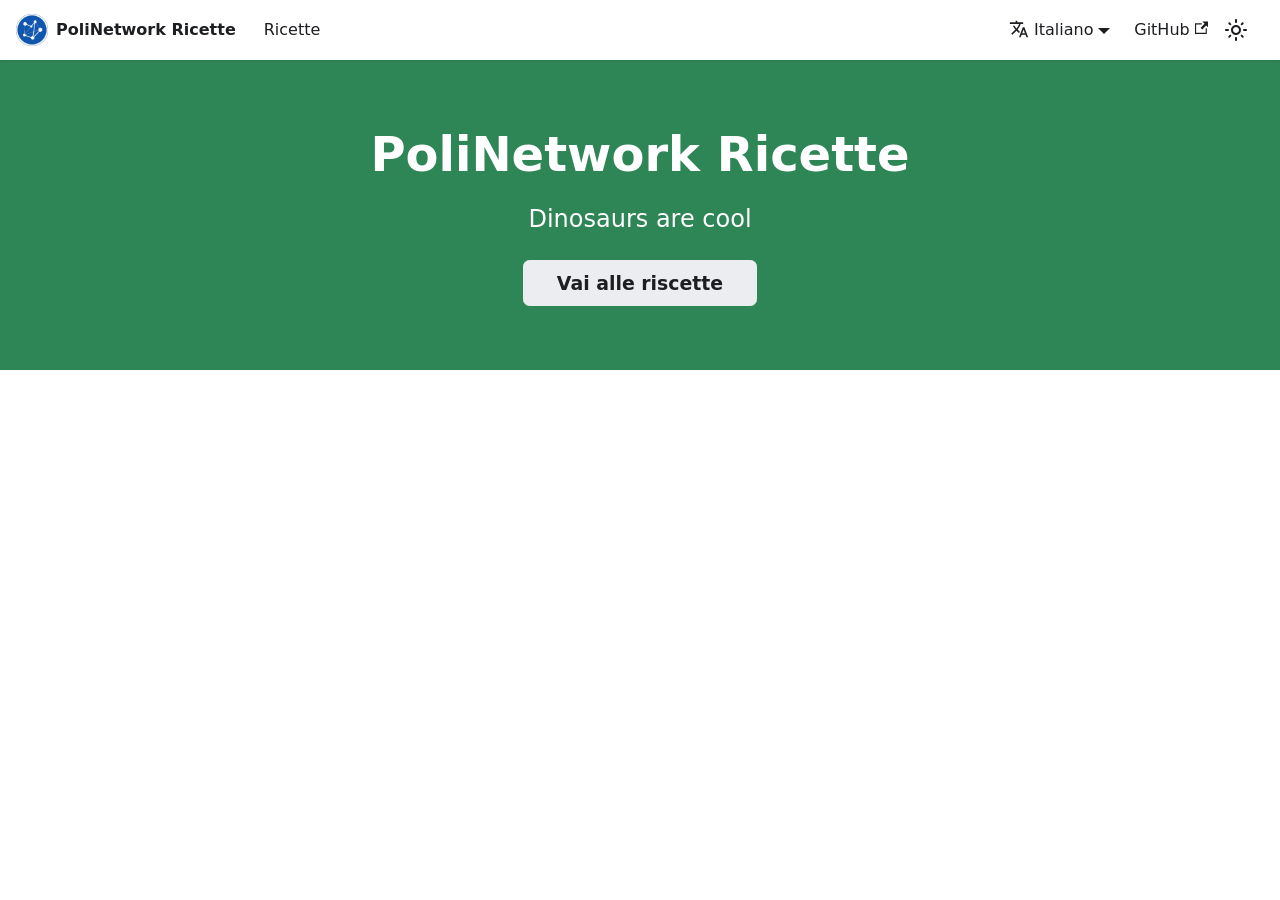
<file: index.html>
<!doctype html>
<html lang="it" dir="ltr" class="plugin-pages plugin-id-default">
<head>
<meta charset="UTF-8">
<meta name="generator" content="Docusaurus v2.2.0">
<title data-rh="true">Hello from PoliNetwork Ricette | PoliNetwork Ricette</title><meta data-rh="true" name="viewport" content="width=device-width,initial-scale=1"><meta data-rh="true" name="twitter:card" content="summary_large_image"><meta data-rh="true" property="og:url" content="https://docs.polinetwork.org/"><meta data-rh="true" name="docusaurus_locale" content="it"><meta data-rh="true" name="docusaurus_tag" content="default"><meta data-rh="true" name="docsearch:language" content="it"><meta data-rh="true" name="docsearch:docusaurus_tag" content="default"><meta data-rh="true" property="og:title" content="Hello from PoliNetwork Ricette | PoliNetwork Ricette"><meta data-rh="true" name="description" content="Description will go into a meta tag in &lt;head /&gt;"><meta data-rh="true" property="og:description" content="Description will go into a meta tag in &lt;head /&gt;"><link data-rh="true" rel="icon" href="/img/favicon.ico"><link data-rh="true" rel="canonical" href="https://docs.polinetwork.org/"><link data-rh="true" rel="alternate" href="https://docs.polinetwork.org/" hreflang="it"><link data-rh="true" rel="alternate" href="https://docs.polinetwork.org/" hreflang="x-default"><script data-rh="true">function maybeInsertBanner(){window.__DOCUSAURUS_INSERT_BASEURL_BANNER&&insertBanner()}function insertBanner(){var n=document.getElementById("docusaurus-base-url-issue-banner-container");if(n){n.innerHTML='\n<div id="docusaurus-base-url-issue-banner" style="border: thick solid red; background-color: rgb(255, 230, 179); margin: 20px; padding: 20px; font-size: 20px;">\n   <p style="font-weight: bold; font-size: 30px;">Your Docusaurus site did not load properly.</p>\n   <p>A very common reason is a wrong site <a href="https://docusaurus.io/docs/docusaurus.config.js/#baseurl" style="font-weight: bold;">baseUrl configuration</a>.</p>\n   <p>Current configured baseUrl = <span style="font-weight: bold; color: red;">/</span>  (default value)</p>\n   <p>We suggest trying baseUrl = <span id="docusaurus-base-url-issue-banner-suggestion-container" style="font-weight: bold; color: green;"></span></p>\n</div>\n';var e=document.getElementById("docusaurus-base-url-issue-banner-suggestion-container"),s=window.location.pathname,r="/"===s.substr(-1)?s:s+"/";e.innerHTML=r}}window.__DOCUSAURUS_INSERT_BASEURL_BANNER=!0,document.addEventListener("DOMContentLoaded",maybeInsertBanner)</script><link rel="stylesheet" href="/assets/css/styles.b05e32ae.css">
<link rel="preload" href="/assets/js/runtime~main.efa94bf2.js" as="script">
<link rel="preload" href="/assets/js/main.35f57d1a.js" as="script">
</head>
<body class="navigation-with-keyboard">
<script>!function(){function t(t){document.documentElement.setAttribute("data-theme",t)}var e=function(){var t=null;try{t=localStorage.getItem("theme")}catch(t){}return t}();t(null!==e?e:"light")}()</script><div id="__docusaurus">
<div id="docusaurus-base-url-issue-banner-container"></div><div role="region" aria-label="Passa al contenuto principale"><a class="skipToContent_fXgn" href="#docusaurus_skipToContent_fallback">Passa al contenuto principale</a></div><nav class="navbar navbar--fixed-top"><div class="navbar__inner"><div class="navbar__items"><button aria-label="Toggle navigation bar" aria-expanded="false" class="navbar__toggle clean-btn" type="button"><svg width="30" height="30" viewBox="0 0 30 30" aria-hidden="true"><path stroke="currentColor" stroke-linecap="round" stroke-miterlimit="10" stroke-width="2" d="M4 7h22M4 15h22M4 23h22"></path></svg></button><a class="navbar__brand" href="/"><div class="navbar__logo"><img src="/img/logo.png" alt="My Site Logo" class="themedImage_ToTc themedImage--light_HNdA"><img src="/img/logo.png" alt="My Site Logo" class="themedImage_ToTc themedImage--dark_i4oU"></div><b class="navbar__title text--truncate">PoliNetwork Ricette</b></a><a class="navbar__item navbar__link" href="/docs/intro">Ricette</a></div><div class="navbar__items navbar__items--right"><div class="navbar__item dropdown dropdown--hoverable dropdown--right"><a href="#" aria-haspopup="true" aria-expanded="false" role="button" class="navbar__link"><svg viewBox="0 0 24 24" width="20" height="20" aria-hidden="true" class="iconLanguage_nlXk"><path fill="currentColor" d="M12.87 15.07l-2.54-2.51.03-.03c1.74-1.94 2.98-4.17 3.71-6.53H17V4h-7V2H8v2H1v1.99h11.17C11.5 7.92 10.44 9.75 9 11.35 8.07 10.32 7.3 9.19 6.69 8h-2c.73 1.63 1.73 3.17 2.98 4.56l-5.09 5.02L4 19l5-5 3.11 3.11.76-2.04zM18.5 10h-2L12 22h2l1.12-3h4.75L21 22h2l-4.5-12zm-2.62 7l1.62-4.33L19.12 17h-3.24z"></path></svg>Italiano</a><ul class="dropdown__menu"><li><a href="/" target="_self" rel="noopener noreferrer" class="dropdown__link dropdown__link--active" lang="it">Italiano</a></li></ul></div><a href="https://github.com/facebook/docusaurus" target="_blank" rel="noopener noreferrer" class="navbar__item navbar__link">GitHub<svg width="13.5" height="13.5" aria-hidden="true" viewBox="0 0 24 24" class="iconExternalLink_nPIU"><path fill="currentColor" d="M21 13v10h-21v-19h12v2h-10v15h17v-8h2zm3-12h-10.988l4.035 4-6.977 7.07 2.828 2.828 6.977-7.07 4.125 4.172v-11z"></path></svg></a><div class="toggle_vylO colorModeToggle_DEke"><button class="clean-btn toggleButton_gllP toggleButtonDisabled_aARS" type="button" disabled="" title="Switch between dark and light mode (currently light mode)" aria-label="Switch between dark and light mode (currently light mode)" aria-live="polite"><svg viewBox="0 0 24 24" width="24" height="24" class="lightToggleIcon_pyhR"><path fill="currentColor" d="M12,9c1.65,0,3,1.35,3,3s-1.35,3-3,3s-3-1.35-3-3S10.35,9,12,9 M12,7c-2.76,0-5,2.24-5,5s2.24,5,5,5s5-2.24,5-5 S14.76,7,12,7L12,7z M2,13l2,0c0.55,0,1-0.45,1-1s-0.45-1-1-1l-2,0c-0.55,0-1,0.45-1,1S1.45,13,2,13z M20,13l2,0c0.55,0,1-0.45,1-1 s-0.45-1-1-1l-2,0c-0.55,0-1,0.45-1,1S19.45,13,20,13z M11,2v2c0,0.55,0.45,1,1,1s1-0.45,1-1V2c0-0.55-0.45-1-1-1S11,1.45,11,2z M11,20v2c0,0.55,0.45,1,1,1s1-0.45,1-1v-2c0-0.55-0.45-1-1-1C11.45,19,11,19.45,11,20z M5.99,4.58c-0.39-0.39-1.03-0.39-1.41,0 c-0.39,0.39-0.39,1.03,0,1.41l1.06,1.06c0.39,0.39,1.03,0.39,1.41,0s0.39-1.03,0-1.41L5.99,4.58z M18.36,16.95 c-0.39-0.39-1.03-0.39-1.41,0c-0.39,0.39-0.39,1.03,0,1.41l1.06,1.06c0.39,0.39,1.03,0.39,1.41,0c0.39-0.39,0.39-1.03,0-1.41 L18.36,16.95z M19.42,5.99c0.39-0.39,0.39-1.03,0-1.41c-0.39-0.39-1.03-0.39-1.41,0l-1.06,1.06c-0.39,0.39-0.39,1.03,0,1.41 s1.03,0.39,1.41,0L19.42,5.99z M7.05,18.36c0.39-0.39,0.39-1.03,0-1.41c-0.39-0.39-1.03-0.39-1.41,0l-1.06,1.06 c-0.39,0.39-0.39,1.03,0,1.41s1.03,0.39,1.41,0L7.05,18.36z"></path></svg><svg viewBox="0 0 24 24" width="24" height="24" class="darkToggleIcon_wfgR"><path fill="currentColor" d="M9.37,5.51C9.19,6.15,9.1,6.82,9.1,7.5c0,4.08,3.32,7.4,7.4,7.4c0.68,0,1.35-0.09,1.99-0.27C17.45,17.19,14.93,19,12,19 c-3.86,0-7-3.14-7-7C5,9.07,6.81,6.55,9.37,5.51z M12,3c-4.97,0-9,4.03-9,9s4.03,9,9,9s9-4.03,9-9c0-0.46-0.04-0.92-0.1-1.36 c-0.98,1.37-2.58,2.26-4.4,2.26c-2.98,0-5.4-2.42-5.4-5.4c0-1.81,0.89-3.42,2.26-4.4C12.92,3.04,12.46,3,12,3L12,3z"></path></svg></button></div><div class="searchBox_ZlJk"></div></div></div><div role="presentation" class="navbar-sidebar__backdrop"></div></nav><div id="docusaurus_skipToContent_fallback" class="main-wrapper mainWrapper_z2l0"><div class="containerBig"><header class="hero hero--primary heroBanner_qdFl"><div class="container"><h1 class="hero__title">PoliNetwork Ricette</h1><p class="hero__subtitle">Dinosaurs are cool</p><div class="buttons_AeoN"><a class="button button--secondary button--lg" href="/docs/intro">Vai alle riscette</a></div></div></header></div><main></main></div></div>
<script src="/assets/js/runtime~main.efa94bf2.js"></script>
<script src="/assets/js/main.35f57d1a.js"></script>
</body>
</html>
</file>
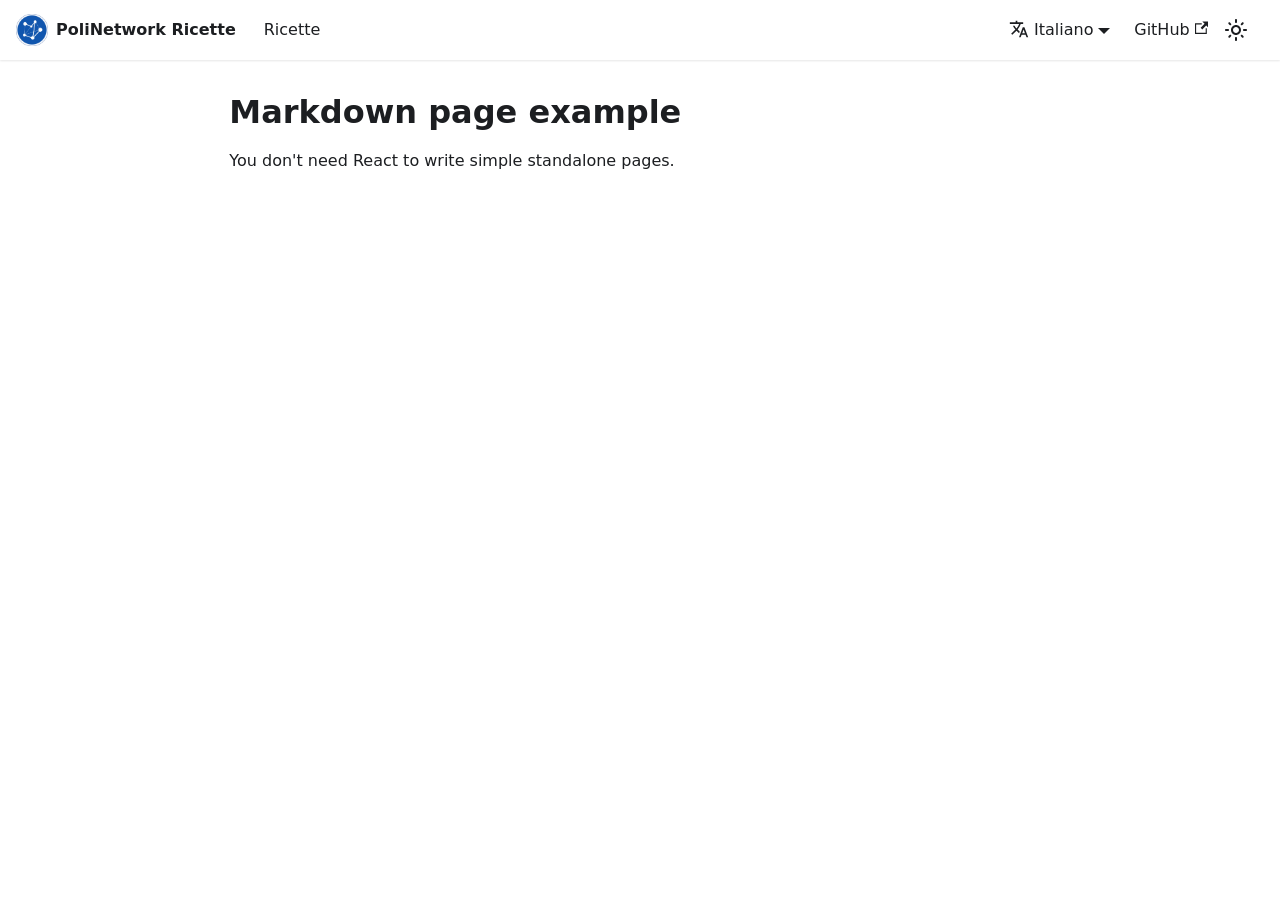
<file: markdown-page/index.html>
<!doctype html>
<html lang="it" dir="ltr" class="mdx-wrapper mdx-page plugin-pages plugin-id-default">
<head>
<meta charset="UTF-8">
<meta name="generator" content="Docusaurus v2.2.0">
<title data-rh="true">Markdown page example | PoliNetwork Ricette</title><meta data-rh="true" name="viewport" content="width=device-width,initial-scale=1"><meta data-rh="true" name="twitter:card" content="summary_large_image"><meta data-rh="true" property="og:url" content="https://docs.polinetwork.org/markdown-page"><meta data-rh="true" name="docusaurus_locale" content="it"><meta data-rh="true" name="docusaurus_tag" content="default"><meta data-rh="true" name="docsearch:language" content="it"><meta data-rh="true" name="docsearch:docusaurus_tag" content="default"><meta data-rh="true" property="og:title" content="Markdown page example | PoliNetwork Ricette"><meta data-rh="true" name="description" content="You don&#x27;t need React to write simple standalone pages."><meta data-rh="true" property="og:description" content="You don&#x27;t need React to write simple standalone pages."><link data-rh="true" rel="icon" href="/img/favicon.ico"><link data-rh="true" rel="canonical" href="https://docs.polinetwork.org/markdown-page"><link data-rh="true" rel="alternate" href="https://docs.polinetwork.org/markdown-page" hreflang="it"><link data-rh="true" rel="alternate" href="https://docs.polinetwork.org/markdown-page" hreflang="x-default"><link rel="stylesheet" href="/assets/css/styles.b05e32ae.css">
<link rel="preload" href="/assets/js/runtime~main.efa94bf2.js" as="script">
<link rel="preload" href="/assets/js/main.35f57d1a.js" as="script">
</head>
<body class="navigation-with-keyboard">
<script>!function(){function t(t){document.documentElement.setAttribute("data-theme",t)}var e=function(){var t=null;try{t=localStorage.getItem("theme")}catch(t){}return t}();t(null!==e?e:"light")}()</script><div id="__docusaurus">
<div role="region" aria-label="Passa al contenuto principale"><a class="skipToContent_fXgn" href="#docusaurus_skipToContent_fallback">Passa al contenuto principale</a></div><nav class="navbar navbar--fixed-top"><div class="navbar__inner"><div class="navbar__items"><button aria-label="Toggle navigation bar" aria-expanded="false" class="navbar__toggle clean-btn" type="button"><svg width="30" height="30" viewBox="0 0 30 30" aria-hidden="true"><path stroke="currentColor" stroke-linecap="round" stroke-miterlimit="10" stroke-width="2" d="M4 7h22M4 15h22M4 23h22"></path></svg></button><a class="navbar__brand" href="/"><div class="navbar__logo"><img src="/img/logo.png" alt="My Site Logo" class="themedImage_ToTc themedImage--light_HNdA"><img src="/img/logo.png" alt="My Site Logo" class="themedImage_ToTc themedImage--dark_i4oU"></div><b class="navbar__title text--truncate">PoliNetwork Ricette</b></a><a class="navbar__item navbar__link" href="/docs/intro">Ricette</a></div><div class="navbar__items navbar__items--right"><div class="navbar__item dropdown dropdown--hoverable dropdown--right"><a href="#" aria-haspopup="true" aria-expanded="false" role="button" class="navbar__link"><svg viewBox="0 0 24 24" width="20" height="20" aria-hidden="true" class="iconLanguage_nlXk"><path fill="currentColor" d="M12.87 15.07l-2.54-2.51.03-.03c1.74-1.94 2.98-4.17 3.71-6.53H17V4h-7V2H8v2H1v1.99h11.17C11.5 7.92 10.44 9.75 9 11.35 8.07 10.32 7.3 9.19 6.69 8h-2c.73 1.63 1.73 3.17 2.98 4.56l-5.09 5.02L4 19l5-5 3.11 3.11.76-2.04zM18.5 10h-2L12 22h2l1.12-3h4.75L21 22h2l-4.5-12zm-2.62 7l1.62-4.33L19.12 17h-3.24z"></path></svg>Italiano</a><ul class="dropdown__menu"><li><a href="/markdown-page" target="_self" rel="noopener noreferrer" class="dropdown__link dropdown__link--active" lang="it">Italiano</a></li></ul></div><a href="https://github.com/facebook/docusaurus" target="_blank" rel="noopener noreferrer" class="navbar__item navbar__link">GitHub<svg width="13.5" height="13.5" aria-hidden="true" viewBox="0 0 24 24" class="iconExternalLink_nPIU"><path fill="currentColor" d="M21 13v10h-21v-19h12v2h-10v15h17v-8h2zm3-12h-10.988l4.035 4-6.977 7.07 2.828 2.828 6.977-7.07 4.125 4.172v-11z"></path></svg></a><div class="toggle_vylO colorModeToggle_DEke"><button class="clean-btn toggleButton_gllP toggleButtonDisabled_aARS" type="button" disabled="" title="Switch between dark and light mode (currently light mode)" aria-label="Switch between dark and light mode (currently light mode)" aria-live="polite"><svg viewBox="0 0 24 24" width="24" height="24" class="lightToggleIcon_pyhR"><path fill="currentColor" d="M12,9c1.65,0,3,1.35,3,3s-1.35,3-3,3s-3-1.35-3-3S10.35,9,12,9 M12,7c-2.76,0-5,2.24-5,5s2.24,5,5,5s5-2.24,5-5 S14.76,7,12,7L12,7z M2,13l2,0c0.55,0,1-0.45,1-1s-0.45-1-1-1l-2,0c-0.55,0-1,0.45-1,1S1.45,13,2,13z M20,13l2,0c0.55,0,1-0.45,1-1 s-0.45-1-1-1l-2,0c-0.55,0-1,0.45-1,1S19.45,13,20,13z M11,2v2c0,0.55,0.45,1,1,1s1-0.45,1-1V2c0-0.55-0.45-1-1-1S11,1.45,11,2z M11,20v2c0,0.55,0.45,1,1,1s1-0.45,1-1v-2c0-0.55-0.45-1-1-1C11.45,19,11,19.45,11,20z M5.99,4.58c-0.39-0.39-1.03-0.39-1.41,0 c-0.39,0.39-0.39,1.03,0,1.41l1.06,1.06c0.39,0.39,1.03,0.39,1.41,0s0.39-1.03,0-1.41L5.99,4.58z M18.36,16.95 c-0.39-0.39-1.03-0.39-1.41,0c-0.39,0.39-0.39,1.03,0,1.41l1.06,1.06c0.39,0.39,1.03,0.39,1.41,0c0.39-0.39,0.39-1.03,0-1.41 L18.36,16.95z M19.42,5.99c0.39-0.39,0.39-1.03,0-1.41c-0.39-0.39-1.03-0.39-1.41,0l-1.06,1.06c-0.39,0.39-0.39,1.03,0,1.41 s1.03,0.39,1.41,0L19.42,5.99z M7.05,18.36c0.39-0.39,0.39-1.03,0-1.41c-0.39-0.39-1.03-0.39-1.41,0l-1.06,1.06 c-0.39,0.39-0.39,1.03,0,1.41s1.03,0.39,1.41,0L7.05,18.36z"></path></svg><svg viewBox="0 0 24 24" width="24" height="24" class="darkToggleIcon_wfgR"><path fill="currentColor" d="M9.37,5.51C9.19,6.15,9.1,6.82,9.1,7.5c0,4.08,3.32,7.4,7.4,7.4c0.68,0,1.35-0.09,1.99-0.27C17.45,17.19,14.93,19,12,19 c-3.86,0-7-3.14-7-7C5,9.07,6.81,6.55,9.37,5.51z M12,3c-4.97,0-9,4.03-9,9s4.03,9,9,9s9-4.03,9-9c0-0.46-0.04-0.92-0.1-1.36 c-0.98,1.37-2.58,2.26-4.4,2.26c-2.98,0-5.4-2.42-5.4-5.4c0-1.81,0.89-3.42,2.26-4.4C12.92,3.04,12.46,3,12,3L12,3z"></path></svg></button></div><div class="searchBox_ZlJk"></div></div></div><div role="presentation" class="navbar-sidebar__backdrop"></div></nav><div id="docusaurus_skipToContent_fallback" class="main-wrapper mainWrapper_z2l0"><main class="container container--fluid margin-vert--lg"><div class="row mdxPageWrapper_j9I6"><div class="col col--8"><article><h1>Markdown page example</h1><p>You don&#x27;t need React to write simple standalone pages.</p></article></div></div></main></div></div>
<script src="/assets/js/runtime~main.efa94bf2.js"></script>
<script src="/assets/js/main.35f57d1a.js"></script>
</body>
</html>
</file>
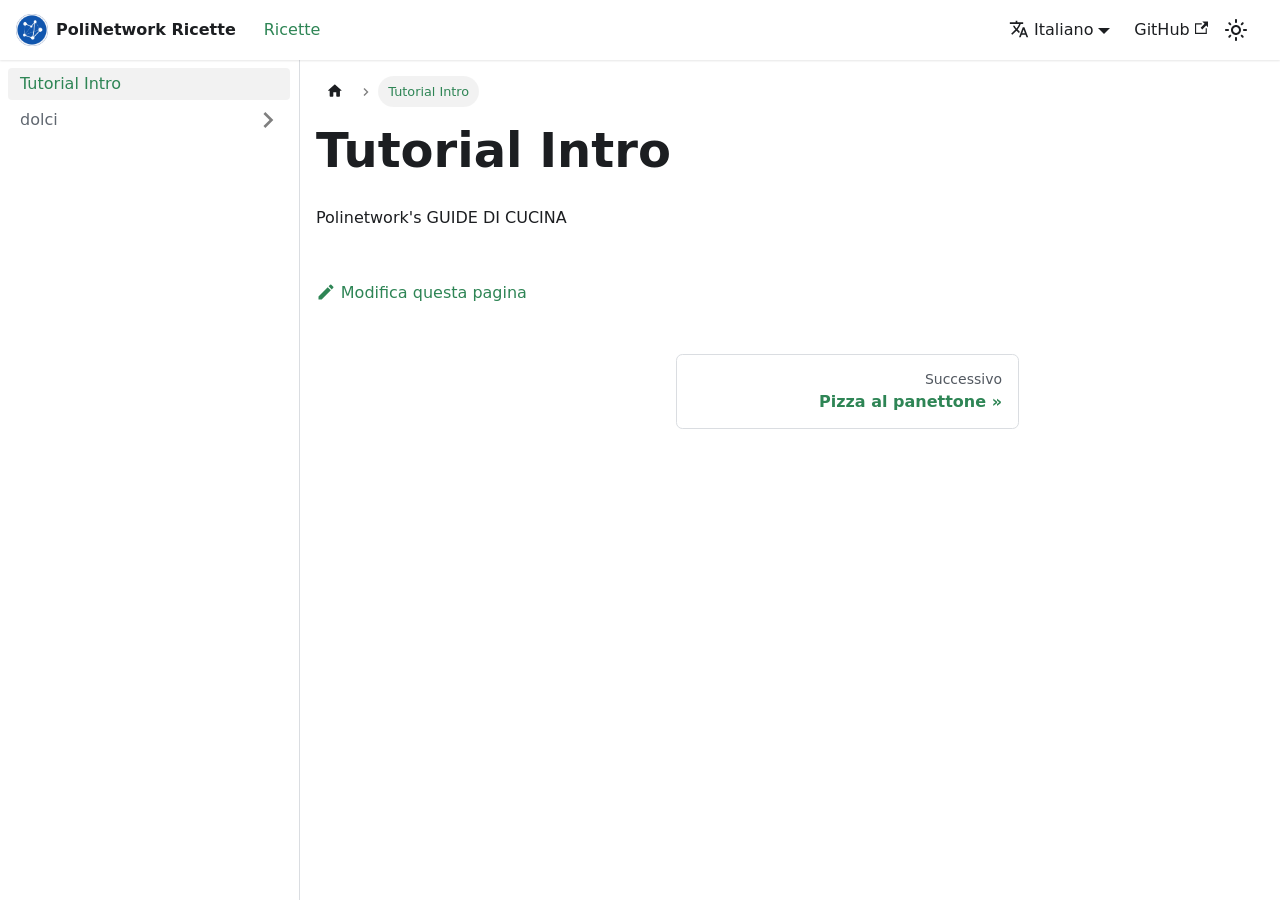
<file: docs/intro/index.html>
<!doctype html>
<html lang="it" dir="ltr" class="docs-wrapper docs-doc-page docs-version-current plugin-docs plugin-id-default docs-doc-id-intro">
<head>
<meta charset="UTF-8">
<meta name="generator" content="Docusaurus v2.2.0">
<title data-rh="true">Tutorial Intro | PoliNetwork Ricette</title><meta data-rh="true" name="viewport" content="width=device-width,initial-scale=1"><meta data-rh="true" name="twitter:card" content="summary_large_image"><meta data-rh="true" property="og:url" content="https://docs.polinetwork.org/docs/intro"><meta data-rh="true" name="docusaurus_locale" content="it"><meta data-rh="true" name="docsearch:language" content="it"><meta data-rh="true" name="docusaurus_version" content="current"><meta data-rh="true" name="docusaurus_tag" content="docs-default-current"><meta data-rh="true" name="docsearch:version" content="current"><meta data-rh="true" name="docsearch:docusaurus_tag" content="docs-default-current"><meta data-rh="true" property="og:title" content="Tutorial Intro | PoliNetwork Ricette"><meta data-rh="true" name="description" content="Polinetwork&#x27;s GUIDE DI CUCINA"><meta data-rh="true" property="og:description" content="Polinetwork&#x27;s GUIDE DI CUCINA"><link data-rh="true" rel="icon" href="/img/favicon.ico"><link data-rh="true" rel="canonical" href="https://docs.polinetwork.org/docs/intro"><link data-rh="true" rel="alternate" href="https://docs.polinetwork.org/docs/intro" hreflang="it"><link data-rh="true" rel="alternate" href="https://docs.polinetwork.org/docs/intro" hreflang="x-default"><link rel="stylesheet" href="/assets/css/styles.b05e32ae.css">
<link rel="preload" href="/assets/js/runtime~main.efa94bf2.js" as="script">
<link rel="preload" href="/assets/js/main.35f57d1a.js" as="script">
</head>
<body class="navigation-with-keyboard">
<script>!function(){function t(t){document.documentElement.setAttribute("data-theme",t)}var e=function(){var t=null;try{t=localStorage.getItem("theme")}catch(t){}return t}();t(null!==e?e:"light")}()</script><div id="__docusaurus">
<div role="region" aria-label="Passa al contenuto principale"><a class="skipToContent_fXgn" href="#docusaurus_skipToContent_fallback">Passa al contenuto principale</a></div><nav class="navbar navbar--fixed-top"><div class="navbar__inner"><div class="navbar__items"><button aria-label="Toggle navigation bar" aria-expanded="false" class="navbar__toggle clean-btn" type="button"><svg width="30" height="30" viewBox="0 0 30 30" aria-hidden="true"><path stroke="currentColor" stroke-linecap="round" stroke-miterlimit="10" stroke-width="2" d="M4 7h22M4 15h22M4 23h22"></path></svg></button><a class="navbar__brand" href="/"><div class="navbar__logo"><img src="/img/logo.png" alt="My Site Logo" class="themedImage_ToTc themedImage--light_HNdA"><img src="/img/logo.png" alt="My Site Logo" class="themedImage_ToTc themedImage--dark_i4oU"></div><b class="navbar__title text--truncate">PoliNetwork Ricette</b></a><a aria-current="page" class="navbar__item navbar__link navbar__link--active" href="/docs/intro">Ricette</a></div><div class="navbar__items navbar__items--right"><div class="navbar__item dropdown dropdown--hoverable dropdown--right"><a href="#" aria-haspopup="true" aria-expanded="false" role="button" class="navbar__link"><svg viewBox="0 0 24 24" width="20" height="20" aria-hidden="true" class="iconLanguage_nlXk"><path fill="currentColor" d="M12.87 15.07l-2.54-2.51.03-.03c1.74-1.94 2.98-4.17 3.71-6.53H17V4h-7V2H8v2H1v1.99h11.17C11.5 7.92 10.44 9.75 9 11.35 8.07 10.32 7.3 9.19 6.69 8h-2c.73 1.63 1.73 3.17 2.98 4.56l-5.09 5.02L4 19l5-5 3.11 3.11.76-2.04zM18.5 10h-2L12 22h2l1.12-3h4.75L21 22h2l-4.5-12zm-2.62 7l1.62-4.33L19.12 17h-3.24z"></path></svg>Italiano</a><ul class="dropdown__menu"><li><a href="/docs/intro" target="_self" rel="noopener noreferrer" class="dropdown__link dropdown__link--active" lang="it">Italiano</a></li></ul></div><a href="https://github.com/facebook/docusaurus" target="_blank" rel="noopener noreferrer" class="navbar__item navbar__link">GitHub<svg width="13.5" height="13.5" aria-hidden="true" viewBox="0 0 24 24" class="iconExternalLink_nPIU"><path fill="currentColor" d="M21 13v10h-21v-19h12v2h-10v15h17v-8h2zm3-12h-10.988l4.035 4-6.977 7.07 2.828 2.828 6.977-7.07 4.125 4.172v-11z"></path></svg></a><div class="toggle_vylO colorModeToggle_DEke"><button class="clean-btn toggleButton_gllP toggleButtonDisabled_aARS" type="button" disabled="" title="Switch between dark and light mode (currently light mode)" aria-label="Switch between dark and light mode (currently light mode)" aria-live="polite"><svg viewBox="0 0 24 24" width="24" height="24" class="lightToggleIcon_pyhR"><path fill="currentColor" d="M12,9c1.65,0,3,1.35,3,3s-1.35,3-3,3s-3-1.35-3-3S10.35,9,12,9 M12,7c-2.76,0-5,2.24-5,5s2.24,5,5,5s5-2.24,5-5 S14.76,7,12,7L12,7z M2,13l2,0c0.55,0,1-0.45,1-1s-0.45-1-1-1l-2,0c-0.55,0-1,0.45-1,1S1.45,13,2,13z M20,13l2,0c0.55,0,1-0.45,1-1 s-0.45-1-1-1l-2,0c-0.55,0-1,0.45-1,1S19.45,13,20,13z M11,2v2c0,0.55,0.45,1,1,1s1-0.45,1-1V2c0-0.55-0.45-1-1-1S11,1.45,11,2z M11,20v2c0,0.55,0.45,1,1,1s1-0.45,1-1v-2c0-0.55-0.45-1-1-1C11.45,19,11,19.45,11,20z M5.99,4.58c-0.39-0.39-1.03-0.39-1.41,0 c-0.39,0.39-0.39,1.03,0,1.41l1.06,1.06c0.39,0.39,1.03,0.39,1.41,0s0.39-1.03,0-1.41L5.99,4.58z M18.36,16.95 c-0.39-0.39-1.03-0.39-1.41,0c-0.39,0.39-0.39,1.03,0,1.41l1.06,1.06c0.39,0.39,1.03,0.39,1.41,0c0.39-0.39,0.39-1.03,0-1.41 L18.36,16.95z M19.42,5.99c0.39-0.39,0.39-1.03,0-1.41c-0.39-0.39-1.03-0.39-1.41,0l-1.06,1.06c-0.39,0.39-0.39,1.03,0,1.41 s1.03,0.39,1.41,0L19.42,5.99z M7.05,18.36c0.39-0.39,0.39-1.03,0-1.41c-0.39-0.39-1.03-0.39-1.41,0l-1.06,1.06 c-0.39,0.39-0.39,1.03,0,1.41s1.03,0.39,1.41,0L7.05,18.36z"></path></svg><svg viewBox="0 0 24 24" width="24" height="24" class="darkToggleIcon_wfgR"><path fill="currentColor" d="M9.37,5.51C9.19,6.15,9.1,6.82,9.1,7.5c0,4.08,3.32,7.4,7.4,7.4c0.68,0,1.35-0.09,1.99-0.27C17.45,17.19,14.93,19,12,19 c-3.86,0-7-3.14-7-7C5,9.07,6.81,6.55,9.37,5.51z M12,3c-4.97,0-9,4.03-9,9s4.03,9,9,9s9-4.03,9-9c0-0.46-0.04-0.92-0.1-1.36 c-0.98,1.37-2.58,2.26-4.4,2.26c-2.98,0-5.4-2.42-5.4-5.4c0-1.81,0.89-3.42,2.26-4.4C12.92,3.04,12.46,3,12,3L12,3z"></path></svg></button></div><div class="searchBox_ZlJk"></div></div></div><div role="presentation" class="navbar-sidebar__backdrop"></div></nav><div id="docusaurus_skipToContent_fallback" class="main-wrapper mainWrapper_z2l0 docsWrapper_BCFX"><button aria-label="Torna indietro all&#x27;inizio" class="clean-btn theme-back-to-top-button backToTopButton_sjWU" type="button"></button><div class="docPage__5DB"><aside class="theme-doc-sidebar-container docSidebarContainer_b6E3"><div class="sidebar_njMd"><nav class="menu thin-scrollbar menu_SIkG"><ul class="theme-doc-sidebar-menu menu__list"><li class="theme-doc-sidebar-item-link theme-doc-sidebar-item-link-level-1 menu__list-item"><a class="menu__link menu__link--active" aria-current="page" href="/docs/intro">Tutorial Intro</a></li><li class="theme-doc-sidebar-item-category theme-doc-sidebar-item-category-level-1 menu__list-item menu__list-item--collapsed"><div class="menu__list-item-collapsible"><a class="menu__link menu__link--sublist menu__link--sublist-caret" aria-expanded="false" href="/docs/dolci/pizza-al-panettone">dolci</a></div></li></ul></nav></div></aside><main class="docMainContainer_gTbr"><div class="container padding-top--md padding-bottom--lg"><div class="row"><div class="col docItemCol_VOVn"><div class="docItemContainer_Djhp"><article><nav class="theme-doc-breadcrumbs breadcrumbsContainer_Z_bl" aria-label="Breadcrumbs"><ul class="breadcrumbs" itemscope="" itemtype="https://schema.org/BreadcrumbList"><li class="breadcrumbs__item"><a aria-label="Home page" class="breadcrumbs__link" href="/"><svg viewBox="0 0 24 24" class="breadcrumbHomeIcon_OVgt"><path d="M10 19v-5h4v5c0 .55.45 1 1 1h3c.55 0 1-.45 1-1v-7h1.7c.46 0 .68-.57.33-.87L12.67 3.6c-.38-.34-.96-.34-1.34 0l-8.36 7.53c-.34.3-.13.87.33.87H5v7c0 .55.45 1 1 1h3c.55 0 1-.45 1-1z" fill="currentColor"></path></svg></a></li><li itemscope="" itemprop="itemListElement" itemtype="https://schema.org/ListItem" class="breadcrumbs__item breadcrumbs__item--active"><span class="breadcrumbs__link" itemprop="name">Tutorial Intro</span><meta itemprop="position" content="1"></li></ul></nav><div class="theme-doc-markdown markdown"><h1>Tutorial Intro</h1><p>Polinetwork&#x27;s GUIDE DI CUCINA</p></div><footer class="theme-doc-footer docusaurus-mt-lg"><div class="theme-doc-footer-edit-meta-row row"><div class="col"><a href="https://github.com/polinetworkorg/polinetworkricette/docs/intro.md" target="_blank" rel="noreferrer noopener" class="theme-edit-this-page"><svg fill="currentColor" height="20" width="20" viewBox="0 0 40 40" class="iconEdit_Z9Sw" aria-hidden="true"><g><path d="m34.5 11.7l-3 3.1-6.3-6.3 3.1-3q0.5-0.5 1.2-0.5t1.1 0.5l3.9 3.9q0.5 0.4 0.5 1.1t-0.5 1.2z m-29.5 17.1l18.4-18.5 6.3 6.3-18.4 18.4h-6.3v-6.2z"></path></g></svg>Modifica questa pagina</a></div><div class="col lastUpdated_vwxv"></div></div></footer></article><nav class="pagination-nav docusaurus-mt-lg" aria-label="Navigazione delle pagine dei documenti"><a class="pagination-nav__link pagination-nav__link--next" href="/docs/dolci/pizza-al-panettone"><div class="pagination-nav__sublabel">Successivo</div><div class="pagination-nav__label">Pizza al panettone</div></a></nav></div></div></div></div></main></div></div></div>
<script src="/assets/js/runtime~main.efa94bf2.js"></script>
<script src="/assets/js/main.35f57d1a.js"></script>
</body>
</html>
</file>
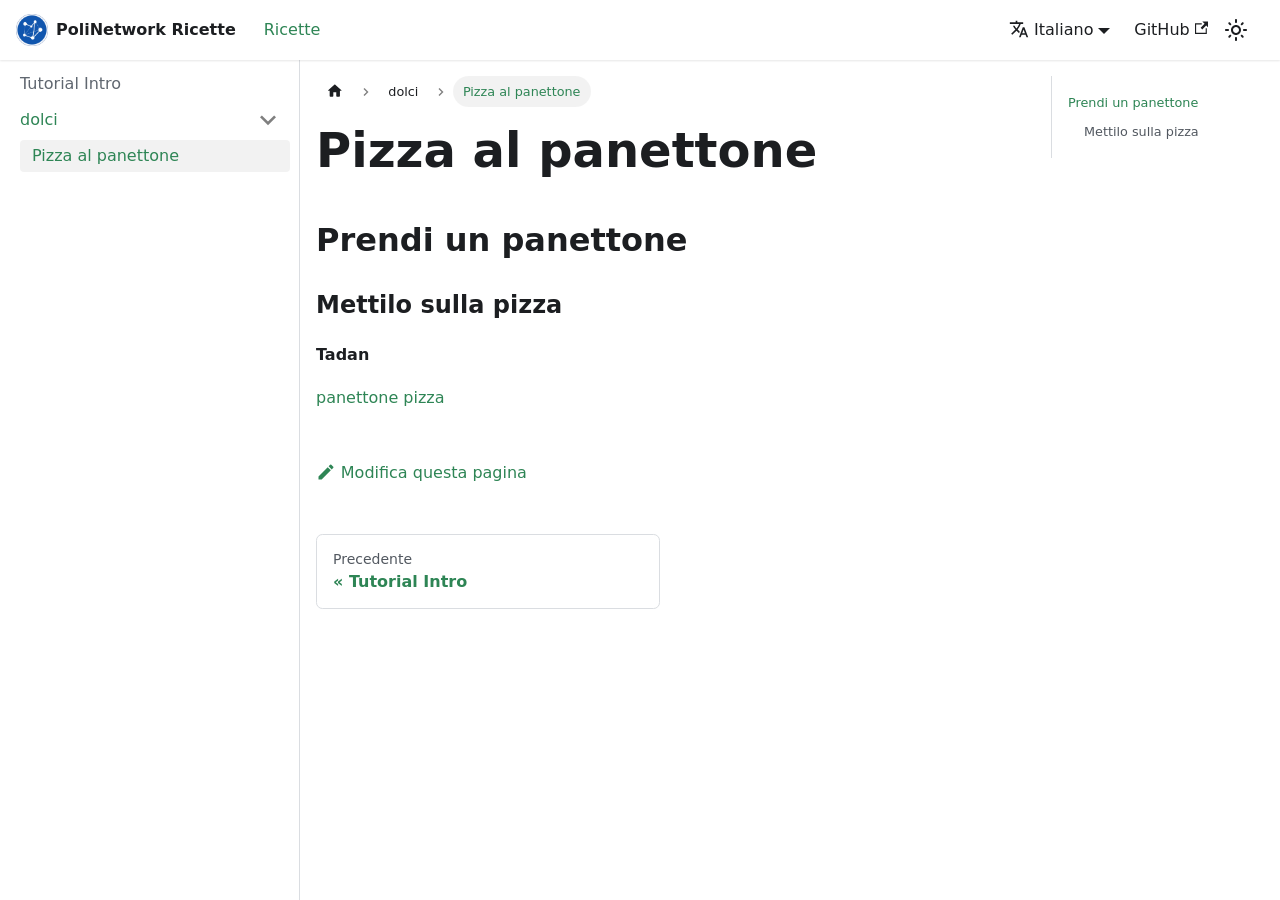
<file: docs/dolci/pizza-al-panettone/index.html>
<!doctype html>
<html lang="it" dir="ltr" class="docs-wrapper docs-doc-page docs-version-current plugin-docs plugin-id-default docs-doc-id-dolci/pizza-al-panettone">
<head>
<meta charset="UTF-8">
<meta name="generator" content="Docusaurus v2.2.0">
<title data-rh="true">Pizza al panettone | PoliNetwork Ricette</title><meta data-rh="true" name="viewport" content="width=device-width,initial-scale=1"><meta data-rh="true" name="twitter:card" content="summary_large_image"><meta data-rh="true" property="og:url" content="https://docs.polinetwork.org/docs/dolci/pizza-al-panettone"><meta data-rh="true" name="docusaurus_locale" content="it"><meta data-rh="true" name="docsearch:language" content="it"><meta data-rh="true" name="docusaurus_version" content="current"><meta data-rh="true" name="docusaurus_tag" content="docs-default-current"><meta data-rh="true" name="docsearch:version" content="current"><meta data-rh="true" name="docsearch:docusaurus_tag" content="docs-default-current"><meta data-rh="true" property="og:title" content="Pizza al panettone | PoliNetwork Ricette"><meta data-rh="true" name="description" content="Prendi un panettone"><meta data-rh="true" property="og:description" content="Prendi un panettone"><link data-rh="true" rel="icon" href="/img/favicon.ico"><link data-rh="true" rel="canonical" href="https://docs.polinetwork.org/docs/dolci/pizza-al-panettone"><link data-rh="true" rel="alternate" href="https://docs.polinetwork.org/docs/dolci/pizza-al-panettone" hreflang="it"><link data-rh="true" rel="alternate" href="https://docs.polinetwork.org/docs/dolci/pizza-al-panettone" hreflang="x-default"><link rel="stylesheet" href="/assets/css/styles.b05e32ae.css">
<link rel="preload" href="/assets/js/runtime~main.efa94bf2.js" as="script">
<link rel="preload" href="/assets/js/main.35f57d1a.js" as="script">
</head>
<body class="navigation-with-keyboard">
<script>!function(){function t(t){document.documentElement.setAttribute("data-theme",t)}var e=function(){var t=null;try{t=localStorage.getItem("theme")}catch(t){}return t}();t(null!==e?e:"light")}()</script><div id="__docusaurus">
<div role="region" aria-label="Passa al contenuto principale"><a class="skipToContent_fXgn" href="#docusaurus_skipToContent_fallback">Passa al contenuto principale</a></div><nav class="navbar navbar--fixed-top"><div class="navbar__inner"><div class="navbar__items"><button aria-label="Toggle navigation bar" aria-expanded="false" class="navbar__toggle clean-btn" type="button"><svg width="30" height="30" viewBox="0 0 30 30" aria-hidden="true"><path stroke="currentColor" stroke-linecap="round" stroke-miterlimit="10" stroke-width="2" d="M4 7h22M4 15h22M4 23h22"></path></svg></button><a class="navbar__brand" href="/"><div class="navbar__logo"><img src="/img/logo.png" alt="My Site Logo" class="themedImage_ToTc themedImage--light_HNdA"><img src="/img/logo.png" alt="My Site Logo" class="themedImage_ToTc themedImage--dark_i4oU"></div><b class="navbar__title text--truncate">PoliNetwork Ricette</b></a><a aria-current="page" class="navbar__item navbar__link navbar__link--active" href="/docs/intro">Ricette</a></div><div class="navbar__items navbar__items--right"><div class="navbar__item dropdown dropdown--hoverable dropdown--right"><a href="#" aria-haspopup="true" aria-expanded="false" role="button" class="navbar__link"><svg viewBox="0 0 24 24" width="20" height="20" aria-hidden="true" class="iconLanguage_nlXk"><path fill="currentColor" d="M12.87 15.07l-2.54-2.51.03-.03c1.74-1.94 2.98-4.17 3.71-6.53H17V4h-7V2H8v2H1v1.99h11.17C11.5 7.92 10.44 9.75 9 11.35 8.07 10.32 7.3 9.19 6.69 8h-2c.73 1.63 1.73 3.17 2.98 4.56l-5.09 5.02L4 19l5-5 3.11 3.11.76-2.04zM18.5 10h-2L12 22h2l1.12-3h4.75L21 22h2l-4.5-12zm-2.62 7l1.62-4.33L19.12 17h-3.24z"></path></svg>Italiano</a><ul class="dropdown__menu"><li><a href="/docs/dolci/pizza-al-panettone" target="_self" rel="noopener noreferrer" class="dropdown__link dropdown__link--active" lang="it">Italiano</a></li></ul></div><a href="https://github.com/facebook/docusaurus" target="_blank" rel="noopener noreferrer" class="navbar__item navbar__link">GitHub<svg width="13.5" height="13.5" aria-hidden="true" viewBox="0 0 24 24" class="iconExternalLink_nPIU"><path fill="currentColor" d="M21 13v10h-21v-19h12v2h-10v15h17v-8h2zm3-12h-10.988l4.035 4-6.977 7.07 2.828 2.828 6.977-7.07 4.125 4.172v-11z"></path></svg></a><div class="toggle_vylO colorModeToggle_DEke"><button class="clean-btn toggleButton_gllP toggleButtonDisabled_aARS" type="button" disabled="" title="Switch between dark and light mode (currently light mode)" aria-label="Switch between dark and light mode (currently light mode)" aria-live="polite"><svg viewBox="0 0 24 24" width="24" height="24" class="lightToggleIcon_pyhR"><path fill="currentColor" d="M12,9c1.65,0,3,1.35,3,3s-1.35,3-3,3s-3-1.35-3-3S10.35,9,12,9 M12,7c-2.76,0-5,2.24-5,5s2.24,5,5,5s5-2.24,5-5 S14.76,7,12,7L12,7z M2,13l2,0c0.55,0,1-0.45,1-1s-0.45-1-1-1l-2,0c-0.55,0-1,0.45-1,1S1.45,13,2,13z M20,13l2,0c0.55,0,1-0.45,1-1 s-0.45-1-1-1l-2,0c-0.55,0-1,0.45-1,1S19.45,13,20,13z M11,2v2c0,0.55,0.45,1,1,1s1-0.45,1-1V2c0-0.55-0.45-1-1-1S11,1.45,11,2z M11,20v2c0,0.55,0.45,1,1,1s1-0.45,1-1v-2c0-0.55-0.45-1-1-1C11.45,19,11,19.45,11,20z M5.99,4.58c-0.39-0.39-1.03-0.39-1.41,0 c-0.39,0.39-0.39,1.03,0,1.41l1.06,1.06c0.39,0.39,1.03,0.39,1.41,0s0.39-1.03,0-1.41L5.99,4.58z M18.36,16.95 c-0.39-0.39-1.03-0.39-1.41,0c-0.39,0.39-0.39,1.03,0,1.41l1.06,1.06c0.39,0.39,1.03,0.39,1.41,0c0.39-0.39,0.39-1.03,0-1.41 L18.36,16.95z M19.42,5.99c0.39-0.39,0.39-1.03,0-1.41c-0.39-0.39-1.03-0.39-1.41,0l-1.06,1.06c-0.39,0.39-0.39,1.03,0,1.41 s1.03,0.39,1.41,0L19.42,5.99z M7.05,18.36c0.39-0.39,0.39-1.03,0-1.41c-0.39-0.39-1.03-0.39-1.41,0l-1.06,1.06 c-0.39,0.39-0.39,1.03,0,1.41s1.03,0.39,1.41,0L7.05,18.36z"></path></svg><svg viewBox="0 0 24 24" width="24" height="24" class="darkToggleIcon_wfgR"><path fill="currentColor" d="M9.37,5.51C9.19,6.15,9.1,6.82,9.1,7.5c0,4.08,3.32,7.4,7.4,7.4c0.68,0,1.35-0.09,1.99-0.27C17.45,17.19,14.93,19,12,19 c-3.86,0-7-3.14-7-7C5,9.07,6.81,6.55,9.37,5.51z M12,3c-4.97,0-9,4.03-9,9s4.03,9,9,9s9-4.03,9-9c0-0.46-0.04-0.92-0.1-1.36 c-0.98,1.37-2.58,2.26-4.4,2.26c-2.98,0-5.4-2.42-5.4-5.4c0-1.81,0.89-3.42,2.26-4.4C12.92,3.04,12.46,3,12,3L12,3z"></path></svg></button></div><div class="searchBox_ZlJk"></div></div></div><div role="presentation" class="navbar-sidebar__backdrop"></div></nav><div id="docusaurus_skipToContent_fallback" class="main-wrapper mainWrapper_z2l0 docsWrapper_BCFX"><button aria-label="Torna indietro all&#x27;inizio" class="clean-btn theme-back-to-top-button backToTopButton_sjWU" type="button"></button><div class="docPage__5DB"><aside class="theme-doc-sidebar-container docSidebarContainer_b6E3"><div class="sidebar_njMd"><nav class="menu thin-scrollbar menu_SIkG"><ul class="theme-doc-sidebar-menu menu__list"><li class="theme-doc-sidebar-item-link theme-doc-sidebar-item-link-level-1 menu__list-item"><a class="menu__link" href="/docs/intro">Tutorial Intro</a></li><li class="theme-doc-sidebar-item-category theme-doc-sidebar-item-category-level-1 menu__list-item"><div class="menu__list-item-collapsible"><a class="menu__link menu__link--sublist menu__link--sublist-caret menu__link--active" aria-expanded="true" href="/docs/dolci/pizza-al-panettone">dolci</a></div><ul style="display:block;overflow:visible;height:auto" class="menu__list"><li class="theme-doc-sidebar-item-link theme-doc-sidebar-item-link-level-2 menu__list-item"><a class="menu__link menu__link--active" aria-current="page" tabindex="0" href="/docs/dolci/pizza-al-panettone">Pizza al panettone</a></li></ul></li></ul></nav></div></aside><main class="docMainContainer_gTbr"><div class="container padding-top--md padding-bottom--lg"><div class="row"><div class="col docItemCol_VOVn"><div class="docItemContainer_Djhp"><article><nav class="theme-doc-breadcrumbs breadcrumbsContainer_Z_bl" aria-label="Breadcrumbs"><ul class="breadcrumbs" itemscope="" itemtype="https://schema.org/BreadcrumbList"><li class="breadcrumbs__item"><a aria-label="Home page" class="breadcrumbs__link" href="/"><svg viewBox="0 0 24 24" class="breadcrumbHomeIcon_OVgt"><path d="M10 19v-5h4v5c0 .55.45 1 1 1h3c.55 0 1-.45 1-1v-7h1.7c.46 0 .68-.57.33-.87L12.67 3.6c-.38-.34-.96-.34-1.34 0l-8.36 7.53c-.34.3-.13.87.33.87H5v7c0 .55.45 1 1 1h3c.55 0 1-.45 1-1z" fill="currentColor"></path></svg></a></li><li class="breadcrumbs__item"><span class="breadcrumbs__link">dolci</span><meta itemprop="position" content="1"></li><li itemscope="" itemprop="itemListElement" itemtype="https://schema.org/ListItem" class="breadcrumbs__item breadcrumbs__item--active"><span class="breadcrumbs__link" itemprop="name">Pizza al panettone</span><meta itemprop="position" content="2"></li></ul></nav><div class="tocCollapsible_ETCw theme-doc-toc-mobile tocMobile_ITEo"><button type="button" class="clean-btn tocCollapsibleButton_TO0P">Su questa pagina</button></div><div class="theme-doc-markdown markdown"><h1>Pizza al panettone</h1><h2 class="anchor anchorWithStickyNavbar_LWe7" id="prendi-un-panettone">Prendi un panettone<a class="hash-link" href="#prendi-un-panettone" title="Link diretto all&#x27;intestazione">​</a></h2><h3 class="anchor anchorWithStickyNavbar_LWe7" id="mettilo-sulla-pizza">Mettilo sulla pizza<a class="hash-link" href="#mettilo-sulla-pizza" title="Link diretto all&#x27;intestazione">​</a></h3><h4 class="anchor anchorWithStickyNavbar_LWe7" id="tadan">Tadan<a class="hash-link" href="#tadan" title="Link diretto all&#x27;intestazione">​</a></h4><p><a href="https://www.vesuviolive.it/wp-content/uploads/2019/12/pizza-pandoro-600x600.jpg" target="_blank" rel="noopener noreferrer">panettone pizza</a></p></div><footer class="theme-doc-footer docusaurus-mt-lg"><div class="theme-doc-footer-edit-meta-row row"><div class="col"><a href="https://github.com/polinetworkorg/polinetworkricette/docs/dolci/pizza-al-panettone.mdx" target="_blank" rel="noreferrer noopener" class="theme-edit-this-page"><svg fill="currentColor" height="20" width="20" viewBox="0 0 40 40" class="iconEdit_Z9Sw" aria-hidden="true"><g><path d="m34.5 11.7l-3 3.1-6.3-6.3 3.1-3q0.5-0.5 1.2-0.5t1.1 0.5l3.9 3.9q0.5 0.4 0.5 1.1t-0.5 1.2z m-29.5 17.1l18.4-18.5 6.3 6.3-18.4 18.4h-6.3v-6.2z"></path></g></svg>Modifica questa pagina</a></div><div class="col lastUpdated_vwxv"></div></div></footer></article><nav class="pagination-nav docusaurus-mt-lg" aria-label="Navigazione delle pagine dei documenti"><a class="pagination-nav__link pagination-nav__link--prev" href="/docs/intro"><div class="pagination-nav__sublabel">Precedente</div><div class="pagination-nav__label">Tutorial Intro</div></a></nav></div></div><div class="col col--3"><div class="tableOfContents_bqdL thin-scrollbar theme-doc-toc-desktop"><ul class="table-of-contents table-of-contents__left-border"><li><a href="#prendi-un-panettone" class="table-of-contents__link toc-highlight">Prendi un panettone</a><ul><li><a href="#mettilo-sulla-pizza" class="table-of-contents__link toc-highlight">Mettilo sulla pizza</a></li></ul></li></ul></div></div></div></div></main></div></div></div>
<script src="/assets/js/runtime~main.efa94bf2.js"></script>
<script src="/assets/js/main.35f57d1a.js"></script>
</body>
</html>
</file>
<file: assets/css/styles.b05e32ae.css>
.col,.container{padding:0 var(--ifm-spacing-horizontal);width:100%}.markdown>h2,.markdown>h3,.markdown>h4,.markdown>h5,.markdown>h6{margin-bottom:calc(var(--ifm-heading-vertical-rhythm-bottom)*var(--ifm-leading))}.markdown li,body{word-wrap:break-word}body,ol ol,ol ul,ul ol,ul ul{margin:0}pre,table{overflow:auto}blockquote,pre{margin:0 0 var(--ifm-spacing-vertical)}.breadcrumbs__link,.button{transition-timing-function:var(--ifm-transition-timing-default)}.button,code{vertical-align:middle}.button--outline.button--active,.button--outline:active,.button--outline:hover,:root{--ifm-button-color:var(--ifm-font-color-base-inverse)}.menu__link:hover,a{transition:color var(--ifm-transition-fast) var(--ifm-transition-timing-default)}.navbar--dark,:root{--ifm-navbar-link-hover-color:var(--ifm-color-primary)}.menu,.navbar-sidebar{overflow-x:hidden}:root,html[data-theme=dark]{--ifm-color-emphasis-500:var(--ifm-color-gray-500)}.toggleButton_gllP,html{-webkit-tap-highlight-color:transparent}.clean-list,.containsTaskList_mC6p,.details_lb9f>summary,.dropdown__menu,.menu__list{list-style:none}:root{--ifm-color-scheme:light;--ifm-dark-value:10%;--ifm-darker-value:15%;--ifm-darkest-value:30%;--ifm-light-value:15%;--ifm-lighter-value:30%;--ifm-lightest-value:50%;--ifm-contrast-background-value:90%;--ifm-contrast-foreground-value:70%;--ifm-contrast-background-dark-value:70%;--ifm-contrast-foreground-dark-value:90%;--ifm-color-primary:#3578e5;--ifm-color-secondary:#ebedf0;--ifm-color-success:#00a400;--ifm-color-info:#54c7ec;--ifm-color-warning:#ffba00;--ifm-color-danger:#fa383e;--ifm-color-primary-dark:#306cce;--ifm-color-primary-darker:#2d66c3;--ifm-color-primary-darkest:#2554a0;--ifm-color-primary-light:#538ce9;--ifm-color-primary-lighter:#72a1ed;--ifm-color-primary-lightest:#9abcf2;--ifm-color-primary-contrast-background:#ebf2fc;--ifm-color-primary-contrast-foreground:#102445;--ifm-color-secondary-dark:#d4d5d8;--ifm-color-secondary-darker:#c8c9cc;--ifm-color-secondary-darkest:#a4a6a8;--ifm-color-secondary-light:#eef0f2;--ifm-color-secondary-lighter:#f1f2f5;--ifm-color-secondary-lightest:#f5f6f8;--ifm-color-secondary-contrast-background:#fdfdfe;--ifm-color-secondary-contrast-foreground:#474748;--ifm-color-success-dark:#009400;--ifm-color-success-darker:#008b00;--ifm-color-success-darkest:#007300;--ifm-color-success-light:#26b226;--ifm-color-success-lighter:#4dbf4d;--ifm-color-success-lightest:#80d280;--ifm-color-success-contrast-background:#e6f6e6;--ifm-color-success-contrast-foreground:#003100;--ifm-color-info-dark:#4cb3d4;--ifm-color-info-darker:#47a9c9;--ifm-color-info-darkest:#3b8ba5;--ifm-color-info-light:#6ecfef;--ifm-color-info-lighter:#87d8f2;--ifm-color-info-lightest:#aae3f6;--ifm-color-info-contrast-background:#eef9fd;--ifm-color-info-contrast-foreground:#193c47;--ifm-color-warning-dark:#e6a700;--ifm-color-warning-darker:#d99e00;--ifm-color-warning-darkest:#b38200;--ifm-color-warning-light:#ffc426;--ifm-color-warning-lighter:#ffcf4d;--ifm-color-warning-lightest:#ffdd80;--ifm-color-warning-contrast-background:#fff8e6;--ifm-color-warning-contrast-foreground:#4d3800;--ifm-color-danger-dark:#e13238;--ifm-color-danger-darker:#d53035;--ifm-color-danger-darkest:#af272b;--ifm-color-danger-light:#fb565b;--ifm-color-danger-lighter:#fb7478;--ifm-color-danger-lightest:#fd9c9f;--ifm-color-danger-contrast-background:#ffebec;--ifm-color-danger-contrast-foreground:#4b1113;--ifm-color-white:#fff;--ifm-color-black:#000;--ifm-color-gray-0:var(--ifm-color-white);--ifm-color-gray-100:#f5f6f7;--ifm-color-gray-200:#ebedf0;--ifm-color-gray-300:#dadde1;--ifm-color-gray-400:#ccd0d5;--ifm-color-gray-500:#bec3c9;--ifm-color-gray-600:#8d949e;--ifm-color-gray-700:#606770;--ifm-color-gray-800:#444950;--ifm-color-gray-900:#1c1e21;--ifm-color-gray-1000:var(--ifm-color-black);--ifm-color-emphasis-0:var(--ifm-color-gray-0);--ifm-color-emphasis-100:var(--ifm-color-gray-100);--ifm-color-emphasis-200:var(--ifm-color-gray-200);--ifm-color-emphasis-300:var(--ifm-color-gray-300);--ifm-color-emphasis-400:var(--ifm-color-gray-400);--ifm-color-emphasis-600:var(--ifm-color-gray-600);--ifm-color-emphasis-700:var(--ifm-color-gray-700);--ifm-color-emphasis-800:var(--ifm-color-gray-800);--ifm-color-emphasis-900:var(--ifm-color-gray-900);--ifm-color-emphasis-1000:var(--ifm-color-gray-1000);--ifm-color-content:var(--ifm-color-emphasis-900);--ifm-color-content-inverse:var(--ifm-color-emphasis-0);--ifm-color-content-secondary:#525860;--ifm-background-color:#0000;--ifm-background-surface-color:var(--ifm-color-content-inverse);--ifm-global-border-width:1px;--ifm-global-radius:0.4rem;--ifm-hover-overlay:#0000000d;--ifm-font-color-base:var(--ifm-color-content);--ifm-font-color-base-inverse:var(--ifm-color-content-inverse);--ifm-font-color-secondary:var(--ifm-color-content-secondary);--ifm-font-family-base:system-ui,-apple-system,Segoe UI,Roboto,Ubuntu,Cantarell,Noto Sans,sans-serif,BlinkMacSystemFont,"Segoe UI",Helvetica,Arial,sans-serif,"Apple Color Emoji","Segoe UI Emoji","Segoe UI Symbol";--ifm-font-family-monospace:SFMono-Regular,Menlo,Monaco,Consolas,"Liberation Mono","Courier New",monospace;--ifm-font-size-base:100%;--ifm-font-weight-light:300;--ifm-font-weight-normal:400;--ifm-font-weight-semibold:500;--ifm-font-weight-bold:700;--ifm-font-weight-base:var(--ifm-font-weight-normal);--ifm-line-height-base:1.65;--ifm-global-spacing:1rem;--ifm-spacing-vertical:var(--ifm-global-spacing);--ifm-spacing-horizontal:var(--ifm-global-spacing);--ifm-transition-fast:200ms;--ifm-transition-slow:400ms;--ifm-transition-timing-default:cubic-bezier(0.08,0.52,0.52,1);--ifm-global-shadow-lw:0 1px 2px 0 #0000001a;--ifm-global-shadow-md:0 5px 40px #0003;--ifm-global-shadow-tl:0 12px 28px 0 #0003,0 2px 4px 0 #0000001a;--ifm-z-index-dropdown:100;--ifm-z-index-fixed:200;--ifm-z-index-overlay:400;--ifm-container-width:1140px;--ifm-container-width-xl:1320px;--ifm-code-background:#f6f7f8;--ifm-code-border-radius:var(--ifm-global-radius);--ifm-code-font-size:90%;--ifm-code-padding-horizontal:0.1rem;--ifm-code-padding-vertical:0.1rem;--ifm-pre-background:var(--ifm-code-background);--ifm-pre-border-radius:var(--ifm-code-border-radius);--ifm-pre-color:inherit;--ifm-pre-line-height:1.45;--ifm-pre-padding:1rem;--ifm-heading-color:inherit;--ifm-heading-margin-top:0;--ifm-heading-margin-bottom:var(--ifm-spacing-vertical);--ifm-heading-font-family:var(--ifm-font-family-base);--ifm-heading-font-weight:var(--ifm-font-weight-bold);--ifm-heading-line-height:1.25;--ifm-h1-font-size:2rem;--ifm-h2-font-size:1.5rem;--ifm-h3-font-size:1.25rem;--ifm-h4-font-size:1rem;--ifm-h5-font-size:0.875rem;--ifm-h6-font-size:0.85rem;--ifm-image-alignment-padding:1.25rem;--ifm-leading-desktop:1.25;--ifm-leading:calc(var(--ifm-leading-desktop)*1rem);--ifm-list-left-padding:2rem;--ifm-list-margin:1rem;--ifm-list-item-margin:0.25rem;--ifm-list-paragraph-margin:1rem;--ifm-table-cell-padding:0.75rem;--ifm-table-background:#0000;--ifm-table-stripe-background:#00000008;--ifm-table-border-width:1px;--ifm-table-border-color:var(--ifm-color-emphasis-300);--ifm-table-head-background:inherit;--ifm-table-head-color:inherit;--ifm-table-head-font-weight:var(--ifm-font-weight-bold);--ifm-table-cell-color:inherit;--ifm-link-color:var(--ifm-color-primary);--ifm-link-decoration:none;--ifm-link-hover-color:var(--ifm-link-color);--ifm-link-hover-decoration:underline;--ifm-paragraph-margin-bottom:var(--ifm-leading);--ifm-blockquote-font-size:var(--ifm-font-size-base);--ifm-blockquote-border-left-width:2px;--ifm-blockquote-padding-horizontal:var(--ifm-spacing-horizontal);--ifm-blockquote-padding-vertical:0;--ifm-blockquote-shadow:none;--ifm-blockquote-color:var(--ifm-color-emphasis-800);--ifm-blockquote-border-color:var(--ifm-color-emphasis-300);--ifm-hr-background-color:var(--ifm-color-emphasis-500);--ifm-hr-height:1px;--ifm-hr-margin-vertical:1.5rem;--ifm-scrollbar-size:7px;--ifm-scrollbar-track-background-color:#f1f1f1;--ifm-scrollbar-thumb-background-color:silver;--ifm-scrollbar-thumb-hover-background-color:#a7a7a7;--ifm-alert-background-color:inherit;--ifm-alert-border-color:inherit;--ifm-alert-border-radius:var(--ifm-global-radius);--ifm-alert-border-width:0px;--ifm-alert-border-left-width:5px;--ifm-alert-color:var(--ifm-font-color-base);--ifm-alert-padding-horizontal:var(--ifm-spacing-horizontal);--ifm-alert-padding-vertical:var(--ifm-spacing-vertical);--ifm-alert-shadow:var(--ifm-global-shadow-lw);--ifm-avatar-intro-margin:1rem;--ifm-avatar-intro-alignment:inherit;--ifm-avatar-photo-size:3rem;--ifm-badge-background-color:inherit;--ifm-badge-border-color:inherit;--ifm-badge-border-radius:var(--ifm-global-radius);--ifm-badge-border-width:var(--ifm-global-border-width);--ifm-badge-color:var(--ifm-color-white);--ifm-badge-padding-horizontal:calc(var(--ifm-spacing-horizontal)*0.5);--ifm-badge-padding-vertical:calc(var(--ifm-spacing-vertical)*0.25);--ifm-breadcrumb-border-radius:1.5rem;--ifm-breadcrumb-spacing:0.5rem;--ifm-breadcrumb-color-active:var(--ifm-color-primary);--ifm-breadcrumb-item-background-active:var(--ifm-hover-overlay);--ifm-breadcrumb-padding-horizontal:0.8rem;--ifm-breadcrumb-padding-vertical:0.4rem;--ifm-breadcrumb-size-multiplier:1;--ifm-breadcrumb-separator:url('data:image/svg+xml;utf8,<svg xmlns="http://www.w3.org/2000/svg" x="0px" y="0px" viewBox="0 0 256 256"><g><g><polygon points="79.093,0 48.907,30.187 146.72,128 48.907,225.813 79.093,256 207.093,128"/></g></g><g></g><g></g><g></g><g></g><g></g><g></g><g></g><g></g><g></g><g></g><g></g><g></g><g></g><g></g><g></g></svg>');--ifm-breadcrumb-separator-filter:none;--ifm-breadcrumb-separator-size:0.5rem;--ifm-breadcrumb-separator-size-multiplier:1.25;--ifm-button-background-color:inherit;--ifm-button-border-color:var(--ifm-button-background-color);--ifm-button-border-width:var(--ifm-global-border-width);--ifm-button-font-weight:var(--ifm-font-weight-bold);--ifm-button-padding-horizontal:1.5rem;--ifm-button-padding-vertical:0.375rem;--ifm-button-size-multiplier:1;--ifm-button-transition-duration:var(--ifm-transition-fast);--ifm-button-border-radius:calc(var(--ifm-global-radius)*var(--ifm-button-size-multiplier));--ifm-button-group-spacing:2px;--ifm-card-background-color:var(--ifm-background-surface-color);--ifm-card-border-radius:calc(var(--ifm-global-radius)*2);--ifm-card-horizontal-spacing:var(--ifm-global-spacing);--ifm-card-vertical-spacing:var(--ifm-global-spacing);--ifm-toc-border-color:var(--ifm-color-emphasis-300);--ifm-toc-link-color:var(--ifm-color-content-secondary);--ifm-toc-padding-vertical:0.5rem;--ifm-toc-padding-horizontal:0.5rem;--ifm-dropdown-background-color:var(--ifm-background-surface-color);--ifm-dropdown-font-weight:var(--ifm-font-weight-semibold);--ifm-dropdown-link-color:var(--ifm-font-color-base);--ifm-dropdown-hover-background-color:var(--ifm-hover-overlay);--ifm-footer-background-color:var(--ifm-color-emphasis-100);--ifm-footer-color:inherit;--ifm-footer-link-color:var(--ifm-color-emphasis-700);--ifm-footer-link-hover-color:var(--ifm-color-primary);--ifm-footer-link-horizontal-spacing:0.5rem;--ifm-footer-padding-horizontal:calc(var(--ifm-spacing-horizontal)*2);--ifm-footer-padding-vertical:calc(var(--ifm-spacing-vertical)*2);--ifm-footer-title-color:inherit;--ifm-footer-logo-max-width:min(30rem,90vw);--ifm-hero-background-color:var(--ifm-background-surface-color);--ifm-hero-text-color:var(--ifm-color-emphasis-800);--ifm-menu-color:var(--ifm-color-emphasis-700);--ifm-menu-color-active:var(--ifm-color-primary);--ifm-menu-color-background-active:var(--ifm-hover-overlay);--ifm-menu-color-background-hover:var(--ifm-hover-overlay);--ifm-menu-link-padding-horizontal:0.75rem;--ifm-menu-link-padding-vertical:0.375rem;--ifm-menu-link-sublist-icon:url('data:image/svg+xml;utf8,<svg xmlns="http://www.w3.org/2000/svg" width="16px" height="16px" viewBox="0 0 24 24"><path fill="rgba(0,0,0,0.5)" d="M7.41 15.41L12 10.83l4.59 4.58L18 14l-6-6-6 6z"></path></svg>');--ifm-menu-link-sublist-icon-filter:none;--ifm-navbar-background-color:var(--ifm-background-surface-color);--ifm-navbar-height:3.75rem;--ifm-navbar-item-padding-horizontal:0.75rem;--ifm-navbar-item-padding-vertical:0.25rem;--ifm-navbar-link-color:var(--ifm-font-color-base);--ifm-navbar-link-active-color:var(--ifm-link-color);--ifm-navbar-padding-horizontal:var(--ifm-spacing-horizontal);--ifm-navbar-padding-vertical:calc(var(--ifm-spacing-vertical)*0.5);--ifm-navbar-shadow:var(--ifm-global-shadow-lw);--ifm-navbar-search-input-background-color:var(--ifm-color-emphasis-200);--ifm-navbar-search-input-color:var(--ifm-color-emphasis-800);--ifm-navbar-search-input-placeholder-color:var(--ifm-color-emphasis-500);--ifm-navbar-search-input-icon:url('data:image/svg+xml;utf8,<svg fill="currentColor" xmlns="http://www.w3.org/2000/svg" viewBox="0 0 16 16" height="16px" width="16px"><path d="M6.02945,10.20327a4.17382,4.17382,0,1,1,4.17382-4.17382A4.15609,4.15609,0,0,1,6.02945,10.20327Zm9.69195,4.2199L10.8989,9.59979A5.88021,5.88021,0,0,0,12.058,6.02856,6.00467,6.00467,0,1,0,9.59979,10.8989l4.82338,4.82338a.89729.89729,0,0,0,1.29912,0,.89749.89749,0,0,0-.00087-1.29909Z" /></svg>');--ifm-navbar-sidebar-width:83vw;--ifm-pagination-border-radius:var(--ifm-global-radius);--ifm-pagination-color-active:var(--ifm-color-primary);--ifm-pagination-font-size:1rem;--ifm-pagination-item-active-background:var(--ifm-hover-overlay);--ifm-pagination-page-spacing:0.2em;--ifm-pagination-padding-horizontal:calc(var(--ifm-spacing-horizontal)*1);--ifm-pagination-padding-vertical:calc(var(--ifm-spacing-vertical)*0.25);--ifm-pagination-nav-border-radius:var(--ifm-global-radius);--ifm-pagination-nav-color-hover:var(--ifm-color-primary);--ifm-pills-color-active:var(--ifm-color-primary);--ifm-pills-color-background-active:var(--ifm-hover-overlay);--ifm-pills-spacing:0.125rem;--ifm-tabs-color:var(--ifm-font-color-secondary);--ifm-tabs-color-active:var(--ifm-color-primary);--ifm-tabs-color-active-border:var(--ifm-tabs-color-active);--ifm-tabs-padding-horizontal:1rem;--ifm-tabs-padding-vertical:1rem;--docusaurus-progress-bar-color:var(--ifm-color-primary);--ifm-color-primary:#2e8555;--ifm-color-primary-dark:#29784c;--ifm-color-primary-darker:#277148;--ifm-color-primary-darkest:#205d3b;--ifm-color-primary-light:#33925d;--ifm-color-primary-lighter:#359962;--ifm-color-primary-lightest:#3cad6e;--ifm-code-font-size:95%;--docusaurus-highlighted-code-line-bg:#0000001a;--docusaurus-announcement-bar-height:auto;--docusaurus-tag-list-border:var(--ifm-color-emphasis-300);--docusaurus-collapse-button-bg:#0000;--docusaurus-collapse-button-bg-hover:#0000001a;--doc-sidebar-width:300px;--doc-sidebar-hidden-width:30px}.badge--danger,.badge--info,.badge--primary,.badge--secondary,.badge--success,.badge--warning{--ifm-badge-border-color:var(--ifm-badge-background-color)}.button--link,.button--outline{--ifm-button-background-color:#0000}*{box-sizing:border-box}html{-webkit-font-smoothing:antialiased;-webkit-text-size-adjust:100%;text-size-adjust:100%;background-color:var(--ifm-background-color);color:var(--ifm-font-color-base);color-scheme:var(--ifm-color-scheme);font:var(--ifm-font-size-base)/var(--ifm-line-height-base) var(--ifm-font-family-base);text-rendering:optimizelegibility}iframe{border:0;color-scheme:auto}.container{margin:0 auto;max-width:var(--ifm-container-width)}.container--fluid{max-width:inherit}.row{display:flex;flex-wrap:wrap;margin:0 calc(var(--ifm-spacing-horizontal)*-1)}.margin-bottom--none,.margin-vert--none,.markdown>:last-child{margin-bottom:0!important}.margin-top--none,.margin-vert--none{margin-top:0!important}.row--no-gutters{margin-left:0;margin-right:0}.margin-horiz--none,.margin-right--none{margin-right:0!important}.row--no-gutters>.col{padding-left:0;padding-right:0}.row--align-top{align-items:flex-start}.row--align-bottom{align-items:flex-end}.menuExternalLink_NmtK,.row--align-center{align-items:center}.row--align-stretch{align-items:stretch}.row--align-baseline{align-items:baseline}.col{--ifm-col-width:100%;flex:1 0;margin-left:0;max-width:var(--ifm-col-width)}.padding-bottom--none,.padding-vert--none{padding-bottom:0!important}.padding-top--none,.padding-vert--none{padding-top:0!important}.padding-horiz--none,.padding-left--none{padding-left:0!important}.padding-horiz--none,.padding-right--none{padding-right:0!important}.col[class*=col--]{flex:0 0 var(--ifm-col-width)}.col--1{--ifm-col-width:8.33333%}.col--offset-1{margin-left:8.33333%}.col--2{--ifm-col-width:16.66667%}.col--offset-2{margin-left:16.66667%}.col--3{--ifm-col-width:25%}.col--offset-3{margin-left:25%}.col--4{--ifm-col-width:33.33333%}.col--offset-4{margin-left:33.33333%}.col--5{--ifm-col-width:41.66667%}.col--offset-5{margin-left:41.66667%}.col--6{--ifm-col-width:50%}.col--offset-6{margin-left:50%}.col--7{--ifm-col-width:58.33333%}.col--offset-7{margin-left:58.33333%}.col--8{--ifm-col-width:66.66667%}.col--offset-8{margin-left:66.66667%}.col--9{--ifm-col-width:75%}.col--offset-9{margin-left:75%}.col--10{--ifm-col-width:83.33333%}.col--offset-10{margin-left:83.33333%}.col--11{--ifm-col-width:91.66667%}.col--offset-11{margin-left:91.66667%}.col--12{--ifm-col-width:100%}.col--offset-12{margin-left:100%}.margin-horiz--none,.margin-left--none{margin-left:0!important}.margin--none{margin:0!important}.margin-bottom--xs,.margin-vert--xs{margin-bottom:.25rem!important}.margin-top--xs,.margin-vert--xs{margin-top:.25rem!important}.margin-horiz--xs,.margin-left--xs{margin-left:.25rem!important}.margin-horiz--xs,.margin-right--xs{margin-right:.25rem!important}.margin--xs{margin:.25rem!important}.margin-bottom--sm,.margin-vert--sm{margin-bottom:.5rem!important}.margin-top--sm,.margin-vert--sm{margin-top:.5rem!important}.margin-horiz--sm,.margin-left--sm{margin-left:.5rem!important}.margin-horiz--sm,.margin-right--sm{margin-right:.5rem!important}.margin--sm{margin:.5rem!important}.margin-bottom--md,.margin-vert--md{margin-bottom:1rem!important}.margin-top--md,.margin-vert--md{margin-top:1rem!important}.margin-horiz--md,.margin-left--md{margin-left:1rem!important}.margin-horiz--md,.margin-right--md{margin-right:1rem!important}.margin--md{margin:1rem!important}.margin-bottom--lg,.margin-vert--lg{margin-bottom:2rem!important}.margin-top--lg,.margin-vert--lg{margin-top:2rem!important}.margin-horiz--lg,.margin-left--lg{margin-left:2rem!important}.margin-horiz--lg,.margin-right--lg{margin-right:2rem!important}.margin--lg{margin:2rem!important}.margin-bottom--xl,.margin-vert--xl{margin-bottom:5rem!important}.margin-top--xl,.margin-vert--xl{margin-top:5rem!important}.margin-horiz--xl,.margin-left--xl{margin-left:5rem!important}.margin-horiz--xl,.margin-right--xl{margin-right:5rem!important}.margin--xl{margin:5rem!important}.padding--none{padding:0!important}.padding-bottom--xs,.padding-vert--xs{padding-bottom:.25rem!important}.padding-top--xs,.padding-vert--xs{padding-top:.25rem!important}.padding-horiz--xs,.padding-left--xs{padding-left:.25rem!important}.padding-horiz--xs,.padding-right--xs{padding-right:.25rem!important}.padding--xs{padding:.25rem!important}.padding-bottom--sm,.padding-vert--sm{padding-bottom:.5rem!important}.padding-top--sm,.padding-vert--sm{padding-top:.5rem!important}.padding-horiz--sm,.padding-left--sm{padding-left:.5rem!important}.padding-horiz--sm,.padding-right--sm{padding-right:.5rem!important}.padding--sm{padding:.5rem!important}.padding-bottom--md,.padding-vert--md{padding-bottom:1rem!important}.padding-top--md,.padding-vert--md{padding-top:1rem!important}.padding-horiz--md,.padding-left--md{padding-left:1rem!important}.padding-horiz--md,.padding-right--md{padding-right:1rem!important}.padding--md{padding:1rem!important}.padding-bottom--lg,.padding-vert--lg{padding-bottom:2rem!important}.padding-top--lg,.padding-vert--lg{padding-top:2rem!important}.padding-horiz--lg,.padding-left--lg{padding-left:2rem!important}.padding-horiz--lg,.padding-right--lg{padding-right:2rem!important}.padding--lg{padding:2rem!important}.padding-bottom--xl,.padding-vert--xl{padding-bottom:5rem!important}.padding-top--xl,.padding-vert--xl{padding-top:5rem!important}.padding-horiz--xl,.padding-left--xl{padding-left:5rem!important}.padding-horiz--xl,.padding-right--xl{padding-right:5rem!important}.padding--xl{padding:5rem!important}code{background-color:var(--ifm-code-background);border:.1rem solid #0000001a;border-radius:var(--ifm-code-border-radius);font-family:var(--ifm-font-family-monospace);font-size:var(--ifm-code-font-size);padding:var(--ifm-code-padding-vertical) var(--ifm-code-padding-horizontal)}a code{color:inherit}pre{background-color:var(--ifm-pre-background);border-radius:var(--ifm-pre-border-radius);color:var(--ifm-pre-color);font:var(--ifm-code-font-size)/var(--ifm-pre-line-height) var(--ifm-font-family-monospace);padding:var(--ifm-pre-padding)}pre code{background-color:initial;border:none;font-size:100%;line-height:inherit;padding:0}kbd{background-color:var(--ifm-color-emphasis-0);border:1px solid var(--ifm-color-emphasis-400);border-radius:.2rem;box-shadow:inset 0 -1px 0 var(--ifm-color-emphasis-400);color:var(--ifm-color-emphasis-800);font:80% var(--ifm-font-family-monospace);padding:.15rem .3rem}h1,h2,h3,h4,h5,h6{color:var(--ifm-heading-color);font-family:var(--ifm-heading-font-family);font-weight:var(--ifm-heading-font-weight);line-height:var(--ifm-heading-line-height);margin:var(--ifm-heading-margin-top) 0 var(--ifm-heading-margin-bottom) 0}h1{font-size:var(--ifm-h1-font-size)}h2{font-size:var(--ifm-h2-font-size)}h3{font-size:var(--ifm-h3-font-size)}h4{font-size:var(--ifm-h4-font-size)}h5{font-size:var(--ifm-h5-font-size)}h6{font-size:var(--ifm-h6-font-size)}.container_lyt7,.container_lyt7>svg,img{max-width:100%}img[align=right]{padding-left:var(--image-alignment-padding)}img[align=left]{padding-right:var(--image-alignment-padding)}.markdown{--ifm-h1-vertical-rhythm-top:3;--ifm-h2-vertical-rhythm-top:2;--ifm-h3-vertical-rhythm-top:1.5;--ifm-heading-vertical-rhythm-top:1.25;--ifm-h1-vertical-rhythm-bottom:1.25;--ifm-heading-vertical-rhythm-bottom:1}.markdown:after,.markdown:before{content:"";display:table}.markdown:after{clear:both}.markdown h1:first-child{--ifm-h1-font-size:3rem;margin-bottom:calc(var(--ifm-h1-vertical-rhythm-bottom)*var(--ifm-leading))}.markdown>h2{--ifm-h2-font-size:2rem;margin-top:calc(var(--ifm-h2-vertical-rhythm-top)*var(--ifm-leading))}.markdown>h3{--ifm-h3-font-size:1.5rem;margin-top:calc(var(--ifm-h3-vertical-rhythm-top)*var(--ifm-leading))}.markdown>h4,.markdown>h5,.markdown>h6{margin-top:calc(var(--ifm-heading-vertical-rhythm-top)*var(--ifm-leading))}.markdown>p,.markdown>pre,.markdown>ul{margin-bottom:var(--ifm-leading)}.markdown li>p{margin-top:var(--ifm-list-paragraph-margin)}.markdown li+li{margin-top:var(--ifm-list-item-margin)}ol,ul{margin:0 0 var(--ifm-list-margin);padding-left:var(--ifm-list-left-padding)}ol ol,ul ol{list-style-type:lower-roman}ol ol ol,ol ul ol,ul ol ol,ul ul ol{list-style-type:lower-alpha}table{border-collapse:collapse;display:block;margin-bottom:var(--ifm-spacing-vertical)}table thead tr{border-bottom:2px solid var(--ifm-table-border-color)}table thead,table tr:nth-child(2n){background-color:var(--ifm-table-stripe-background)}table tr{background-color:var(--ifm-table-background);border-top:var(--ifm-table-border-width) solid var(--ifm-table-border-color)}table td,table th{border:var(--ifm-table-border-width) solid var(--ifm-table-border-color);padding:var(--ifm-table-cell-padding)}table th{background-color:var(--ifm-table-head-background);color:var(--ifm-table-head-color);font-weight:var(--ifm-table-head-font-weight)}table td{color:var(--ifm-table-cell-color)}strong{font-weight:var(--ifm-font-weight-bold)}a{color:var(--ifm-link-color);text-decoration:var(--ifm-link-decoration)}a:hover{color:var(--ifm-link-hover-color);text-decoration:var(--ifm-link-hover-decoration)}.button:hover,.text--no-decoration,.text--no-decoration:hover,a:not([href]){text-decoration:none}p{margin:0 0 var(--ifm-paragraph-margin-bottom)}blockquote{border-left:var(--ifm-blockquote-border-left-width) solid var(--ifm-blockquote-border-color);box-shadow:var(--ifm-blockquote-shadow);color:var(--ifm-blockquote-color);font-size:var(--ifm-blockquote-font-size);padding:var(--ifm-blockquote-padding-vertical) var(--ifm-blockquote-padding-horizontal)}blockquote>:first-child{margin-top:0}blockquote>:last-child{margin-bottom:0}hr{background-color:var(--ifm-hr-background-color);border:0;height:var(--ifm-hr-height);margin:var(--ifm-hr-margin-vertical) 0}.shadow--lw{box-shadow:var(--ifm-global-shadow-lw)!important}.shadow--md{box-shadow:var(--ifm-global-shadow-md)!important}.shadow--tl{box-shadow:var(--ifm-global-shadow-tl)!important}.text--primary,.wordWrapButtonEnabled_EoeP .wordWrapButtonIcon_Bwma{color:var(--ifm-color-primary)}.text--secondary{color:var(--ifm-color-secondary)}.text--success{color:var(--ifm-color-success)}.text--info{color:var(--ifm-color-info)}.text--warning{color:var(--ifm-color-warning)}.text--danger{color:var(--ifm-color-danger)}.text--center{text-align:center}.text--left{text-align:left}.text--justify{text-align:justify}.text--right{text-align:right}.text--capitalize{text-transform:capitalize}.text--lowercase{text-transform:lowercase}.admonitionHeading_tbUL,.alert__heading,.text--uppercase{text-transform:uppercase}.text--light{font-weight:var(--ifm-font-weight-light)}.text--normal{font-weight:var(--ifm-font-weight-normal)}.text--semibold{font-weight:var(--ifm-font-weight-semibold)}.text--bold{font-weight:var(--ifm-font-weight-bold)}.text--italic{font-style:italic}.text--truncate{overflow:hidden;text-overflow:ellipsis;white-space:nowrap}.text--break{word-wrap:break-word!important;word-break:break-word!important}.clean-btn{background:none;border:none;color:inherit;cursor:pointer;font-family:inherit;padding:0}.alert,.alert .close{color:var(--ifm-alert-foreground-color)}.clean-list{padding-left:0}.alert--primary{--ifm-alert-background-color:var(--ifm-color-primary-contrast-background);--ifm-alert-background-color-highlight:#3578e526;--ifm-alert-foreground-color:var(--ifm-color-primary-contrast-foreground);--ifm-alert-border-color:var(--ifm-color-primary-dark)}.alert--secondary{--ifm-alert-background-color:var(--ifm-color-secondary-contrast-background);--ifm-alert-background-color-highlight:#ebedf026;--ifm-alert-foreground-color:var(--ifm-color-secondary-contrast-foreground);--ifm-alert-border-color:var(--ifm-color-secondary-dark)}.alert--success{--ifm-alert-background-color:var(--ifm-color-success-contrast-background);--ifm-alert-background-color-highlight:#00a40026;--ifm-alert-foreground-color:var(--ifm-color-success-contrast-foreground);--ifm-alert-border-color:var(--ifm-color-success-dark)}.alert--info{--ifm-alert-background-color:var(--ifm-color-info-contrast-background);--ifm-alert-background-color-highlight:#54c7ec26;--ifm-alert-foreground-color:var(--ifm-color-info-contrast-foreground);--ifm-alert-border-color:var(--ifm-color-info-dark)}.alert--warning{--ifm-alert-background-color:var(--ifm-color-warning-contrast-background);--ifm-alert-background-color-highlight:#ffba0026;--ifm-alert-foreground-color:var(--ifm-color-warning-contrast-foreground);--ifm-alert-border-color:var(--ifm-color-warning-dark)}.alert--danger{--ifm-alert-background-color:var(--ifm-color-danger-contrast-background);--ifm-alert-background-color-highlight:#fa383e26;--ifm-alert-foreground-color:var(--ifm-color-danger-contrast-foreground);--ifm-alert-border-color:var(--ifm-color-danger-dark)}.alert{--ifm-code-background:var(--ifm-alert-background-color-highlight);--ifm-link-color:var(--ifm-alert-foreground-color);--ifm-link-hover-color:var(--ifm-alert-foreground-color);--ifm-link-decoration:underline;--ifm-tabs-color:var(--ifm-alert-foreground-color);--ifm-tabs-color-active:var(--ifm-alert-foreground-color);--ifm-tabs-color-active-border:var(--ifm-alert-border-color);background-color:var(--ifm-alert-background-color);border:var(--ifm-alert-border-width) solid var(--ifm-alert-border-color);border-left-width:var(--ifm-alert-border-left-width);border-radius:var(--ifm-alert-border-radius);box-shadow:var(--ifm-alert-shadow);padding:var(--ifm-alert-padding-vertical) var(--ifm-alert-padding-horizontal)}.alert__heading{align-items:center;display:flex;font:700 var(--ifm-h5-font-size)/var(--ifm-heading-line-height) var(--ifm-heading-font-family);margin-bottom:.5rem}.alert__icon{display:inline-flex;margin-right:.4em}.alert__icon svg{fill:var(--ifm-alert-foreground-color);stroke:var(--ifm-alert-foreground-color);stroke-width:0}.alert .close{margin:calc(var(--ifm-alert-padding-vertical)*-1) calc(var(--ifm-alert-padding-horizontal)*-1) 0 0;opacity:.75}.alert .close:focus,.alert .close:hover{opacity:1}.alert a{text-decoration-color:var(--ifm-alert-border-color)}.alert a:hover{text-decoration-thickness:2px}.avatar{column-gap:var(--ifm-avatar-intro-margin);display:flex}.avatar__photo{border-radius:50%;display:block;height:var(--ifm-avatar-photo-size);overflow:hidden;width:var(--ifm-avatar-photo-size)}.avatar__photo--sm{--ifm-avatar-photo-size:2rem}.avatar__photo--lg{--ifm-avatar-photo-size:4rem}.avatar__photo--xl{--ifm-avatar-photo-size:6rem}.avatar__intro{display:flex;flex:1 1;flex-direction:column;justify-content:center;text-align:var(--ifm-avatar-intro-alignment)}.badge,.breadcrumbs__item,.breadcrumbs__link,.button,.dropdown>.navbar__link:after{display:inline-block}.avatar__name{font:700 var(--ifm-h4-font-size)/var(--ifm-heading-line-height) var(--ifm-font-family-base)}.avatar__subtitle{margin-top:.25rem}.avatar--vertical{--ifm-avatar-intro-alignment:center;--ifm-avatar-intro-margin:0.5rem;align-items:center;flex-direction:column}.badge{background-color:var(--ifm-badge-background-color);border:var(--ifm-badge-border-width) solid var(--ifm-badge-border-color);border-radius:var(--ifm-badge-border-radius);color:var(--ifm-badge-color);font-size:75%;font-weight:var(--ifm-font-weight-bold);line-height:1;padding:var(--ifm-badge-padding-vertical) var(--ifm-badge-padding-horizontal)}.badge--primary{--ifm-badge-background-color:var(--ifm-color-primary)}.badge--secondary{--ifm-badge-background-color:var(--ifm-color-secondary);color:var(--ifm-color-black)}.breadcrumbs__link,.button.button--secondary.button--outline:not(.button--active):not(:hover){color:var(--ifm-font-color-base)}.badge--success{--ifm-badge-background-color:var(--ifm-color-success)}.badge--info{--ifm-badge-background-color:var(--ifm-color-info)}.badge--warning{--ifm-badge-background-color:var(--ifm-color-warning)}.badge--danger{--ifm-badge-background-color:var(--ifm-color-danger)}.breadcrumbs{margin-bottom:0;padding-left:0}.breadcrumbs__item:not(:last-child):after{background:var(--ifm-breadcrumb-separator) center;content:" ";display:inline-block;filter:var(--ifm-breadcrumb-separator-filter);height:calc(var(--ifm-breadcrumb-separator-size)*var(--ifm-breadcrumb-size-multiplier)*var(--ifm-breadcrumb-separator-size-multiplier));margin:0 var(--ifm-breadcrumb-spacing);opacity:.5;width:calc(var(--ifm-breadcrumb-separator-size)*var(--ifm-breadcrumb-size-multiplier)*var(--ifm-breadcrumb-separator-size-multiplier))}.breadcrumbs__item--active .breadcrumbs__link{background:var(--ifm-breadcrumb-item-background-active);color:var(--ifm-breadcrumb-color-active)}.breadcrumbs__link{border-radius:var(--ifm-breadcrumb-border-radius);font-size:calc(1rem*var(--ifm-breadcrumb-size-multiplier));padding:calc(var(--ifm-breadcrumb-padding-vertical)*var(--ifm-breadcrumb-size-multiplier)) calc(var(--ifm-breadcrumb-padding-horizontal)*var(--ifm-breadcrumb-size-multiplier));transition-duration:var(--ifm-transition-fast);transition-property:background,color}.breadcrumbs__link:any-link:hover,.breadcrumbs__link:link:hover,.breadcrumbs__link:visited:hover,area.breadcrumbs__link[href]:hover{background:var(--ifm-breadcrumb-item-background-active);text-decoration:none}.breadcrumbs--sm{--ifm-breadcrumb-size-multiplier:0.8}.breadcrumbs--lg{--ifm-breadcrumb-size-multiplier:1.2}.button{background-color:var(--ifm-button-background-color);border:var(--ifm-button-border-width) solid var(--ifm-button-border-color);border-radius:var(--ifm-button-border-radius);cursor:pointer;font-size:calc(.875rem*var(--ifm-button-size-multiplier));font-weight:var(--ifm-button-font-weight);line-height:1.5;padding:calc(var(--ifm-button-padding-vertical)*var(--ifm-button-size-multiplier)) calc(var(--ifm-button-padding-horizontal)*var(--ifm-button-size-multiplier));text-align:center;transition-duration:var(--ifm-button-transition-duration);transition-property:color,background,border-color;-webkit-user-select:none;user-select:none;white-space:nowrap}.button,.button:hover{color:var(--ifm-button-color)}.button--outline{--ifm-button-color:var(--ifm-button-border-color)}.button--outline:hover{--ifm-button-background-color:var(--ifm-button-border-color)}.button--link{--ifm-button-border-color:#0000;color:var(--ifm-link-color);text-decoration:var(--ifm-link-decoration)}.button--link.button--active,.button--link:active,.button--link:hover{color:var(--ifm-link-hover-color);text-decoration:var(--ifm-link-hover-decoration)}.button.disabled,.button:disabled,.button[disabled]{opacity:.65;pointer-events:none}.button--sm{--ifm-button-size-multiplier:0.8}.button--lg{--ifm-button-size-multiplier:1.35}.button--block{display:block;width:100%}.button.button--secondary{color:var(--ifm-color-gray-900)}:where(.button--primary){--ifm-button-background-color:var(--ifm-color-primary);--ifm-button-border-color:var(--ifm-color-primary)}:where(.button--primary):not(.button--outline):hover{--ifm-button-background-color:var(--ifm-color-primary-dark);--ifm-button-border-color:var(--ifm-color-primary-dark)}.button--primary.button--active,.button--primary:active{--ifm-button-background-color:var(--ifm-color-primary-darker);--ifm-button-border-color:var(--ifm-color-primary-darker)}:where(.button--secondary){--ifm-button-background-color:var(--ifm-color-secondary);--ifm-button-border-color:var(--ifm-color-secondary)}:where(.button--secondary):not(.button--outline):hover{--ifm-button-background-color:var(--ifm-color-secondary-dark);--ifm-button-border-color:var(--ifm-color-secondary-dark)}.button--secondary.button--active,.button--secondary:active{--ifm-button-background-color:var(--ifm-color-secondary-darker);--ifm-button-border-color:var(--ifm-color-secondary-darker)}:where(.button--success){--ifm-button-background-color:var(--ifm-color-success);--ifm-button-border-color:var(--ifm-color-success)}:where(.button--success):not(.button--outline):hover{--ifm-button-background-color:var(--ifm-color-success-dark);--ifm-button-border-color:var(--ifm-color-success-dark)}.button--success.button--active,.button--success:active{--ifm-button-background-color:var(--ifm-color-success-darker);--ifm-button-border-color:var(--ifm-color-success-darker)}:where(.button--info){--ifm-button-background-color:var(--ifm-color-info);--ifm-button-border-color:var(--ifm-color-info)}:where(.button--info):not(.button--outline):hover{--ifm-button-background-color:var(--ifm-color-info-dark);--ifm-button-border-color:var(--ifm-color-info-dark)}.button--info.button--active,.button--info:active{--ifm-button-background-color:var(--ifm-color-info-darker);--ifm-button-border-color:var(--ifm-color-info-darker)}:where(.button--warning){--ifm-button-background-color:var(--ifm-color-warning);--ifm-button-border-color:var(--ifm-color-warning)}:where(.button--warning):not(.button--outline):hover{--ifm-button-background-color:var(--ifm-color-warning-dark);--ifm-button-border-color:var(--ifm-color-warning-dark)}.button--warning.button--active,.button--warning:active{--ifm-button-background-color:var(--ifm-color-warning-darker);--ifm-button-border-color:var(--ifm-color-warning-darker)}:where(.button--danger){--ifm-button-background-color:var(--ifm-color-danger);--ifm-button-border-color:var(--ifm-color-danger)}:where(.button--danger):not(.button--outline):hover{--ifm-button-background-color:var(--ifm-color-danger-dark);--ifm-button-border-color:var(--ifm-color-danger-dark)}.button--danger.button--active,.button--danger:active{--ifm-button-background-color:var(--ifm-color-danger-darker);--ifm-button-border-color:var(--ifm-color-danger-darker)}.button-group{display:inline-flex;gap:var(--ifm-button-group-spacing)}.button-group>.button:not(:first-child){border-bottom-left-radius:0;border-top-left-radius:0}.button-group>.button:not(:last-child){border-bottom-right-radius:0;border-top-right-radius:0}.button-group--block{display:flex;justify-content:stretch}.button-group--block>.button{flex-grow:1}.card{background-color:var(--ifm-card-background-color);border-radius:var(--ifm-card-border-radius);box-shadow:var(--ifm-global-shadow-lw);display:flex;flex-direction:column;overflow:hidden}.card--full-height{height:100%}.card__image{padding-top:var(--ifm-card-vertical-spacing)}.card__image:first-child{padding-top:0}.card__body,.card__footer,.card__header{padding:var(--ifm-card-vertical-spacing) var(--ifm-card-horizontal-spacing)}.card__body:not(:last-child),.card__footer:not(:last-child),.card__header:not(:last-child){padding-bottom:0}.card__body>:last-child,.card__footer>:last-child,.card__header>:last-child{margin-bottom:0}.card__footer{margin-top:auto}.table-of-contents{font-size:.8rem;margin-bottom:0;padding:var(--ifm-toc-padding-vertical) 0}.table-of-contents,.table-of-contents ul{list-style:none;padding-left:var(--ifm-toc-padding-horizontal)}.table-of-contents li{margin:var(--ifm-toc-padding-vertical) var(--ifm-toc-padding-horizontal)}.table-of-contents__left-border{border-left:1px solid var(--ifm-toc-border-color)}.table-of-contents__link{color:var(--ifm-toc-link-color);display:block}.table-of-contents__link--active,.table-of-contents__link--active code,.table-of-contents__link:hover,.table-of-contents__link:hover code{color:var(--ifm-color-primary);text-decoration:none}.close{color:var(--ifm-color-black);float:right;font-size:1.5rem;font-weight:var(--ifm-font-weight-bold);line-height:1;opacity:.5;padding:1rem;transition:opacity var(--ifm-transition-fast) var(--ifm-transition-timing-default)}.close:hover{opacity:.7}.close:focus,.theme-code-block-highlighted-line .codeLineNumber_Tfdd:before{opacity:.8}.dropdown{display:inline-flex;font-weight:var(--ifm-dropdown-font-weight);position:relative;vertical-align:top}.dropdown--hoverable:hover .dropdown__menu,.dropdown--show .dropdown__menu{opacity:1;pointer-events:all;transform:translateY(-1px);visibility:visible}#nprogress,.dropdown__menu,.navbar__item.dropdown .navbar__link:not([href]){pointer-events:none}.dropdown--right .dropdown__menu{left:inherit;right:0}.dropdown--nocaret .navbar__link:after{content:none!important}.dropdown__menu{background-color:var(--ifm-dropdown-background-color);border-radius:var(--ifm-global-radius);box-shadow:var(--ifm-global-shadow-md);left:0;max-height:80vh;min-width:10rem;opacity:0;overflow-y:auto;padding:.5rem;position:absolute;top:calc(100% - var(--ifm-navbar-item-padding-vertical) + .3rem);transform:translateY(-.625rem);transition-duration:var(--ifm-transition-fast);transition-property:opacity,transform,visibility;transition-timing-function:var(--ifm-transition-timing-default);visibility:hidden;z-index:var(--ifm-z-index-dropdown)}.menu__caret,.menu__link,.menu__list-item-collapsible{border-radius:.25rem;transition:background var(--ifm-transition-fast) var(--ifm-transition-timing-default)}.dropdown__link{border-radius:.25rem;color:var(--ifm-dropdown-link-color);display:block;font-size:.875rem;margin-top:.2rem;padding:.25rem .5rem;white-space:nowrap}.dropdown__link--active,.dropdown__link:hover{background-color:var(--ifm-dropdown-hover-background-color);color:var(--ifm-dropdown-link-color);text-decoration:none}.dropdown__link--active,.dropdown__link--active:hover{--ifm-dropdown-link-color:var(--ifm-link-color)}.dropdown>.navbar__link:after{border-color:currentcolor #0000;border-style:solid;border-width:.4em .4em 0;content:"";margin-left:.3em;position:relative;top:2px;transform:translateY(-50%)}.footer{background-color:var(--ifm-footer-background-color);color:var(--ifm-footer-color);padding:var(--ifm-footer-padding-vertical) var(--ifm-footer-padding-horizontal)}.footer--dark{--ifm-footer-background-color:#303846;--ifm-footer-color:var(--ifm-footer-link-color);--ifm-footer-link-color:var(--ifm-color-secondary);--ifm-footer-title-color:var(--ifm-color-white)}.footer__links{margin-bottom:1rem}.footer__link-item{color:var(--ifm-footer-link-color);line-height:2}.footer__link-item:hover{color:var(--ifm-footer-link-hover-color)}.footer__link-separator{margin:0 var(--ifm-footer-link-horizontal-spacing)}.footer__logo{margin-top:1rem;max-width:var(--ifm-footer-logo-max-width)}.footer__title{color:var(--ifm-footer-title-color);font:700 var(--ifm-h4-font-size)/var(--ifm-heading-line-height) var(--ifm-font-family-base);margin-bottom:var(--ifm-heading-margin-bottom)}.menu,.navbar__link{font-weight:var(--ifm-font-weight-semibold)}.docItemContainer_Djhp article>:first-child,.docItemContainer_Djhp header+*,.footer__item{margin-top:0}.admonitionContent_S0QG>:last-child,.collapsibleContent_i85q>:last-child,.footer__items{margin-bottom:0}.codeBlockStandalone_MEMb,[type=checkbox]{padding:0}.hero{align-items:center;background-color:var(--ifm-hero-background-color);color:var(--ifm-hero-text-color);display:flex;padding:4rem 2rem}.hero--primary{--ifm-hero-background-color:var(--ifm-color-primary);--ifm-hero-text-color:var(--ifm-font-color-base-inverse)}.hero--dark{--ifm-hero-background-color:#303846;--ifm-hero-text-color:var(--ifm-color-white)}.hero__title{font-size:3rem}.hero__subtitle{font-size:1.5rem}.menu__list{margin:0;padding-left:0}.menu__caret,.menu__link{padding:var(--ifm-menu-link-padding-vertical) var(--ifm-menu-link-padding-horizontal)}.menu__list .menu__list{flex:0 0 100%;margin-top:.25rem;padding-left:var(--ifm-menu-link-padding-horizontal)}.menu__list-item:not(:first-child){margin-top:.25rem}.menu__list-item--collapsed .menu__list{height:0;overflow:hidden}.details_lb9f[data-collapsed=false].isBrowser_bmU9>summary:before,.details_lb9f[open]:not(.isBrowser_bmU9)>summary:before,.menu__list-item--collapsed .menu__caret:before,.menu__list-item--collapsed .menu__link--sublist:after{transform:rotate(90deg)}.menu__list-item-collapsible{display:flex;flex-wrap:wrap;position:relative}.menu__caret:hover,.menu__link:hover,.menu__list-item-collapsible--active,.menu__list-item-collapsible:hover{background:var(--ifm-menu-color-background-hover)}.menu__list-item-collapsible .menu__link--active,.menu__list-item-collapsible .menu__link:hover{background:none!important}.menu__caret,.menu__link{align-items:center;display:flex}.menu__link{color:var(--ifm-menu-color);flex:1;line-height:1.25}.menu__link:hover{color:var(--ifm-menu-color);text-decoration:none}.menu__caret:before,.menu__link--sublist-caret:after{height:1.25rem;transform:rotate(180deg);transition:transform var(--ifm-transition-fast) linear;width:1.25rem;filter:var(--ifm-menu-link-sublist-icon-filter);content:""}.menu__link--sublist-caret:after{background:var(--ifm-menu-link-sublist-icon) 50%/2rem 2rem;margin-left:auto;min-width:1.25rem}.menu__link--active,.menu__link--active:hover{color:var(--ifm-menu-color-active)}.navbar__brand,.navbar__link{color:var(--ifm-navbar-link-color)}.menu__link--active:not(.menu__link--sublist){background-color:var(--ifm-menu-color-background-active)}.menu__caret:before{background:var(--ifm-menu-link-sublist-icon) 50%/2rem 2rem}.navbar--dark,html[data-theme=dark]{--ifm-menu-link-sublist-icon-filter:invert(100%) sepia(94%) saturate(17%) hue-rotate(223deg) brightness(104%) contrast(98%)}.navbar{background-color:var(--ifm-navbar-background-color);box-shadow:var(--ifm-navbar-shadow);height:var(--ifm-navbar-height);padding:var(--ifm-navbar-padding-vertical) var(--ifm-navbar-padding-horizontal)}.docsWrapper_BCFX,.navbar,.navbar>.container,.navbar>.container-fluid{display:flex}.navbar--fixed-top{position:sticky;top:0;z-index:var(--ifm-z-index-fixed)}.navbar-sidebar,.navbar-sidebar__backdrop{bottom:0;opacity:0;position:fixed;transition-timing-function:ease-in-out;left:0;top:0;visibility:hidden}.navbar__inner{display:flex;flex-wrap:wrap;justify-content:space-between;width:100%}.navbar__brand{align-items:center;display:flex;margin-right:1rem;min-width:0}.navbar__brand:hover{color:var(--ifm-navbar-link-hover-color);text-decoration:none}.announcementBarContent_xLdY,.navbar__title{flex:1 1 auto}.navbar__toggle{display:none;margin-right:.5rem}.navbar__logo{flex:0 0 auto;height:2rem;margin-right:.5rem}.containerBig_KALn,.main-wrapper,.navbar__logo img,body,html{height:100%}.navbar__items{align-items:center;display:flex;flex:1;min-width:0}.navbar__items--center{flex:0 0 auto}.navbar__items--center .navbar__brand{margin:0}.navbar__items--center+.navbar__items--right{flex:1}.navbar__items--right{flex:0 0 auto;justify-content:flex-end}.navbar__items--right>:last-child{padding-right:0}.navbar__item{display:inline-block;padding:var(--ifm-navbar-item-padding-vertical) var(--ifm-navbar-item-padding-horizontal)}.navbar__link--active,.navbar__link:hover{color:var(--ifm-navbar-link-hover-color);text-decoration:none}.navbar--dark,.navbar--primary{--ifm-menu-color:var(--ifm-color-gray-300);--ifm-navbar-link-color:var(--ifm-color-gray-100);--ifm-navbar-search-input-background-color:#ffffff1a;--ifm-navbar-search-input-placeholder-color:#ffffff80;color:var(--ifm-color-white)}.navbar--dark{--ifm-navbar-background-color:#242526;--ifm-menu-color-background-active:#ffffff0d;--ifm-navbar-search-input-color:var(--ifm-color-white)}.navbar--primary{--ifm-navbar-background-color:var(--ifm-color-primary);--ifm-navbar-link-hover-color:var(--ifm-color-white);--ifm-menu-color-active:var(--ifm-color-white);--ifm-navbar-search-input-color:var(--ifm-color-emphasis-500)}.navbar__search-input{-webkit-appearance:none;appearance:none;background:var(--ifm-navbar-search-input-background-color) var(--ifm-navbar-search-input-icon) no-repeat .75rem center/1rem 1rem;border:none;border-radius:2rem;color:var(--ifm-navbar-search-input-color);cursor:text;display:inline-block;font-size:.9rem;height:2rem;padding:0 .5rem 0 2.25rem;width:12.5rem}.navbar__search-input::placeholder{color:var(--ifm-navbar-search-input-placeholder-color)}.navbar-sidebar{background-color:var(--ifm-navbar-background-color);box-shadow:var(--ifm-global-shadow-md);transform:translate3d(-100%,0,0);transition-duration:.25s;transition-property:opacity,visibility,transform;width:var(--ifm-navbar-sidebar-width)}.navbar-sidebar--show .navbar-sidebar,.navbar-sidebar__items{transform:translateZ(0)}.navbar-sidebar--show .navbar-sidebar,.navbar-sidebar--show .navbar-sidebar__backdrop{opacity:1;visibility:visible}.navbar-sidebar__backdrop{background-color:#0009;right:0;transition-duration:.1s;transition-property:opacity,visibility}.navbar-sidebar__brand{align-items:center;box-shadow:var(--ifm-navbar-shadow);display:flex;flex:1;height:var(--ifm-navbar-height);padding:var(--ifm-navbar-padding-vertical) var(--ifm-navbar-padding-horizontal)}.navbar-sidebar__items{display:flex;height:calc(100% - var(--ifm-navbar-height));transition:transform var(--ifm-transition-fast) ease-in-out}.navbar-sidebar__items--show-secondary{transform:translate3d(calc((var(--ifm-navbar-sidebar-width))*-1),0,0)}.navbar-sidebar__item{flex-shrink:0;padding:.5rem;width:calc(var(--ifm-navbar-sidebar-width))}.navbar-sidebar__back{background:var(--ifm-menu-color-background-active);font-size:15px;font-weight:var(--ifm-button-font-weight);margin:0 0 .2rem -.5rem;padding:.6rem 1.5rem;position:relative;text-align:left;top:-.5rem;width:calc(100% + 1rem)}.navbar-sidebar__close{display:flex;margin-left:auto}.pagination{column-gap:var(--ifm-pagination-page-spacing);display:flex;font-size:var(--ifm-pagination-font-size);padding-left:0}.pagination--sm{--ifm-pagination-font-size:0.8rem;--ifm-pagination-padding-horizontal:0.8rem;--ifm-pagination-padding-vertical:0.2rem}.pagination--lg{--ifm-pagination-font-size:1.2rem;--ifm-pagination-padding-horizontal:1.2rem;--ifm-pagination-padding-vertical:0.3rem}.pagination__item{display:inline-flex}.pagination__item>span{padding:var(--ifm-pagination-padding-vertical)}.pagination__item--active .pagination__link{color:var(--ifm-pagination-color-active)}.pagination__item--active .pagination__link,.pagination__item:not(.pagination__item--active):hover .pagination__link{background:var(--ifm-pagination-item-active-background)}.pagination__item--disabled,.pagination__item[disabled]{opacity:.25;pointer-events:none}.pagination__link{border-radius:var(--ifm-pagination-border-radius);color:var(--ifm-font-color-base);display:inline-block;padding:var(--ifm-pagination-padding-vertical) var(--ifm-pagination-padding-horizontal);transition:background var(--ifm-transition-fast) var(--ifm-transition-timing-default)}.pagination__link:hover{text-decoration:none}.pagination-nav{grid-gap:var(--ifm-spacing-horizontal);display:grid;gap:var(--ifm-spacing-horizontal);grid-template-columns:repeat(2,1fr)}.pagination-nav__link{border:1px solid var(--ifm-color-emphasis-300);border-radius:var(--ifm-pagination-nav-border-radius);display:block;height:100%;line-height:var(--ifm-heading-line-height);padding:var(--ifm-global-spacing);transition:border-color var(--ifm-transition-fast) var(--ifm-transition-timing-default)}.pagination-nav__link:hover{border-color:var(--ifm-pagination-nav-color-hover);text-decoration:none}.pagination-nav__link--next{grid-column:2/3;text-align:right}.pagination-nav__label{font-size:var(--ifm-h4-font-size);font-weight:var(--ifm-heading-font-weight);word-break:break-word}.pagination-nav__link--prev .pagination-nav__label:before{content:"« "}.pagination-nav__link--next .pagination-nav__label:after{content:" »"}.pagination-nav__sublabel{color:var(--ifm-color-content-secondary);font-size:var(--ifm-h5-font-size);font-weight:var(--ifm-font-weight-semibold);margin-bottom:.25rem}.pills__item,.tabs{font-weight:var(--ifm-font-weight-bold)}.pills{display:flex;gap:var(--ifm-pills-spacing);padding-left:0}.pills__item{border-radius:.5rem;cursor:pointer;display:inline-block;padding:.25rem 1rem;transition:background var(--ifm-transition-fast) var(--ifm-transition-timing-default)}.tabs,:not(.containsTaskList_mC6p>li)>.containsTaskList_mC6p{padding-left:0}.pills__item--active{color:var(--ifm-pills-color-active)}.pills__item--active,.pills__item:not(.pills__item--active):hover{background:var(--ifm-pills-color-background-active)}.pills--block{justify-content:stretch}.pills--block .pills__item{flex-grow:1;text-align:center}.tabs{color:var(--ifm-tabs-color);display:flex;margin-bottom:0;overflow-x:auto}.tabs__item{border-bottom:3px solid #0000;border-radius:var(--ifm-global-radius);cursor:pointer;display:inline-flex;padding:var(--ifm-tabs-padding-vertical) var(--ifm-tabs-padding-horizontal);transition:background-color var(--ifm-transition-fast) var(--ifm-transition-timing-default)}.tabs__item--active{border-bottom-color:var(--ifm-tabs-color-active-border);border-bottom-left-radius:0;border-bottom-right-radius:0;color:var(--ifm-tabs-color-active)}.tabs__item:hover{background-color:var(--ifm-hover-overlay)}.tabs--block{justify-content:stretch}.tabs--block .tabs__item{flex-grow:1;justify-content:center}html[data-theme=dark]{--ifm-color-scheme:dark;--ifm-color-emphasis-0:var(--ifm-color-gray-1000);--ifm-color-emphasis-100:var(--ifm-color-gray-900);--ifm-color-emphasis-200:var(--ifm-color-gray-800);--ifm-color-emphasis-300:var(--ifm-color-gray-700);--ifm-color-emphasis-400:var(--ifm-color-gray-600);--ifm-color-emphasis-600:var(--ifm-color-gray-400);--ifm-color-emphasis-700:var(--ifm-color-gray-300);--ifm-color-emphasis-800:var(--ifm-color-gray-200);--ifm-color-emphasis-900:var(--ifm-color-gray-100);--ifm-color-emphasis-1000:var(--ifm-color-gray-0);--ifm-background-color:#1b1b1d;--ifm-background-surface-color:#242526;--ifm-hover-overlay:#ffffff0d;--ifm-color-content:#e3e3e3;--ifm-color-content-secondary:#fff;--ifm-breadcrumb-separator-filter:invert(64%) sepia(11%) saturate(0%) hue-rotate(149deg) brightness(99%) contrast(95%);--ifm-code-background:#ffffff1a;--ifm-scrollbar-track-background-color:#444;--ifm-scrollbar-thumb-background-color:#686868;--ifm-scrollbar-thumb-hover-background-color:#7a7a7a;--ifm-table-stripe-background:#ffffff12;--ifm-toc-border-color:var(--ifm-color-emphasis-200);--ifm-color-primary-contrast-background:#102445;--ifm-color-primary-contrast-foreground:#ebf2fc;--ifm-color-secondary-contrast-background:#474748;--ifm-color-secondary-contrast-foreground:#fdfdfe;--ifm-color-success-contrast-background:#003100;--ifm-color-success-contrast-foreground:#e6f6e6;--ifm-color-info-contrast-background:#193c47;--ifm-color-info-contrast-foreground:#eef9fd;--ifm-color-warning-contrast-background:#4d3800;--ifm-color-warning-contrast-foreground:#fff8e6;--ifm-color-danger-contrast-background:#4b1113;--ifm-color-danger-contrast-foreground:#ffebec}#nprogress .bar{background:var(--docusaurus-progress-bar-color);height:2px;left:0;position:fixed;top:0;width:100%;z-index:1031}#nprogress .peg{box-shadow:0 0 10px var(--docusaurus-progress-bar-color),0 0 5px var(--docusaurus-progress-bar-color);height:100%;opacity:1;position:absolute;right:0;transform:rotate(3deg) translateY(-4px);width:100px}[data-theme=dark]{--ifm-color-primary:#25c2a0;--ifm-color-primary-dark:#21af90;--ifm-color-primary-darker:#1fa588;--ifm-color-primary-darkest:#1a8870;--ifm-color-primary-light:#29d5b0;--ifm-color-primary-lighter:#32d8b4;--ifm-color-primary-lightest:#4fddbf;--docusaurus-highlighted-code-line-bg:#0000004d}body:not(.navigation-with-keyboard) :not(input):focus{outline:0}#docusaurus-base-url-issue-banner-container,.collapseSidebarButton_PEFL,.docSidebarContainer_b6E3,.sidebarLogo_isFc,.themedImage_ToTc,[data-theme=dark] .lightToggleIcon_pyhR,[data-theme=light] .darkToggleIcon_wfgR,html[data-announcement-bar-initially-dismissed=true] .announcementBar_mb4j{display:none}.skipToContent_fXgn{background-color:var(--ifm-background-surface-color);color:var(--ifm-color-emphasis-900);left:100%;padding:calc(var(--ifm-global-spacing)/2) var(--ifm-global-spacing);position:fixed;top:1rem;z-index:calc(var(--ifm-z-index-fixed) + 1)}.skipToContent_fXgn:focus{box-shadow:var(--ifm-global-shadow-md);left:1rem}.closeButton_CVFx{line-height:0;padding:0}.content_knG7{font-size:85%;padding:5px 0;text-align:center}.content_knG7 a{color:inherit;text-decoration:underline}.announcementBar_mb4j{align-items:center;background-color:var(--ifm-color-white);border-bottom:1px solid var(--ifm-color-emphasis-100);color:var(--ifm-color-black);display:flex;height:var(--docusaurus-announcement-bar-height)}.announcementBarPlaceholder_vyr4{flex:0 0 10px}.announcementBarClose_gvF7{align-self:stretch;flex:0 0 30px}.toggle_vylO{height:2rem;width:2rem}.toggleButton_gllP{align-items:center;border-radius:50%;display:flex;height:100%;justify-content:center;transition:background var(--ifm-transition-fast);width:100%}.toggleButton_gllP:hover{background:var(--ifm-color-emphasis-200)}.toggleButtonDisabled_aARS{cursor:not-allowed}[data-theme=dark] .themedImage--dark_i4oU,[data-theme=light] .themedImage--light_HNdA{display:initial}.iconExternalLink_nPIU{margin-left:.3rem}.iconLanguage_nlXk{margin-right:5px;vertical-align:text-bottom}.navbarHideable_m1mJ{transition:transform var(--ifm-transition-fast) ease}.navbarHidden_jGov{transform:translate3d(0,calc(-100% - 2px),0)}.footerLogoLink_BH7S{opacity:.5;transition:opacity var(--ifm-transition-fast) var(--ifm-transition-timing-default)}.footerLogoLink_BH7S:hover,.hash-link:focus,:hover>.hash-link{opacity:1}.mainWrapper_z2l0{flex:1 0 auto}.docusaurus-mt-lg{margin-top:3rem}#__docusaurus{display:flex;flex-direction:column;min-height:100%}.iconEdit_Z9Sw{margin-right:.3em;vertical-align:sub}.tag_zVej{border:1px solid var(--docusaurus-tag-list-border);transition:border var(--ifm-transition-fast)}.tag_zVej:hover{--docusaurus-tag-list-border:var(--ifm-link-color);text-decoration:none}.tagRegular_sFm0{border-radius:var(--ifm-global-radius);font-size:90%;padding:.2rem .5rem .3rem}.tagWithCount_h2kH{align-items:center;border-left:0;display:flex;padding:0 .5rem 0 1rem;position:relative}.tagWithCount_h2kH:after,.tagWithCount_h2kH:before{border:1px solid var(--docusaurus-tag-list-border);content:"";position:absolute;top:50%;transition:inherit}.tagWithCount_h2kH:before{border-bottom:0;border-right:0;height:1.18rem;right:100%;transform:translate(50%,-50%) rotate(-45deg);width:1.18rem}.tagWithCount_h2kH:after{border-radius:50%;height:.5rem;left:0;transform:translateY(-50%);width:.5rem}.tagWithCount_h2kH span{background:var(--ifm-color-secondary);border-radius:var(--ifm-global-radius);color:var(--ifm-color-black);font-size:.7rem;line-height:1.2;margin-left:.3rem;padding:.1rem .4rem}.tags_jXut{display:inline}.tag_QGVx{display:inline-block;margin:0 .4rem .5rem 0}.lastUpdated_vwxv{font-size:smaller;font-style:italic;margin-top:.2rem}.tocCollapsibleButton_TO0P{align-items:center;display:flex;font-size:inherit;justify-content:space-between;padding:.4rem .8rem;width:100%}.tocCollapsibleButton_TO0P:after{background:var(--ifm-menu-link-sublist-icon) 50% 50%/2rem 2rem no-repeat;content:"";filter:var(--ifm-menu-link-sublist-icon-filter);height:1.25rem;transform:rotate(180deg);transition:transform var(--ifm-transition-fast);width:1.25rem}.tocCollapsibleButtonExpanded_MG3E:after,.tocCollapsibleExpanded_sAul{transform:none}.tocCollapsible_ETCw{background-color:var(--ifm-menu-color-background-active);border-radius:var(--ifm-global-radius);margin:1rem 0}.tocCollapsibleContent_vkbj>ul{border-left:none;border-top:1px solid var(--ifm-color-emphasis-300);font-size:15px;padding:.2rem 0}.tocCollapsibleContent_vkbj ul li{margin:.4rem .8rem}.tocCollapsibleContent_vkbj a{display:block}.backToTopButton_sjWU{background-color:var(--ifm-color-emphasis-200);border-radius:50%;bottom:1.3rem;box-shadow:var(--ifm-global-shadow-lw);height:3rem;opacity:0;position:fixed;right:1.3rem;transform:scale(0);transition:all var(--ifm-transition-fast) var(--ifm-transition-timing-default);visibility:hidden;width:3rem;z-index:calc(var(--ifm-z-index-fixed) - 1)}.buttonGroup__atx button,.codeBlockContainer_Ckt0{background:var(--prism-background-color);color:var(--prism-color)}.backToTopButton_sjWU:after{background-color:var(--ifm-color-emphasis-1000);content:" ";display:inline-block;height:100%;-webkit-mask:var(--ifm-menu-link-sublist-icon) 50%/2rem 2rem no-repeat;mask:var(--ifm-menu-link-sublist-icon) 50%/2rem 2rem no-repeat;width:100%}.backToTopButtonShow_xfvO{opacity:1;transform:scale(1);visibility:visible}[data-theme=dark]:root{--docusaurus-collapse-button-bg:#ffffff0d;--docusaurus-collapse-button-bg-hover:#ffffff1a}.docMainContainer_gTbr,.docPage__5DB{display:flex;width:100%}.heroBanner_qdFl{overflow:hidden;padding:4rem 0;position:relative;text-align:center}.buttons_AeoN{align-items:center;display:flex;justify-content:center}.codeBlockContainer_Ckt0{border-radius:var(--ifm-code-border-radius);box-shadow:var(--ifm-global-shadow-lw);margin-bottom:var(--ifm-leading)}.codeBlockContent_biex{border-radius:inherit;direction:ltr;position:relative}.codeBlockTitle_Ktv7{border-bottom:1px solid var(--ifm-color-emphasis-300);border-top-left-radius:inherit;border-top-right-radius:inherit;font-size:var(--ifm-code-font-size);font-weight:500;padding:.75rem var(--ifm-pre-padding)}.codeBlock_bY9V{--ifm-pre-background:var(--prism-background-color);margin:0;padding:0}.codeBlockTitle_Ktv7+.codeBlockContent_biex .codeBlock_bY9V{border-top-left-radius:0;border-top-right-radius:0}.codeBlockLines_e6Vv{float:left;font:inherit;min-width:100%;padding:var(--ifm-pre-padding)}.codeBlockLinesWithNumbering_o6Pm{display:table;padding:var(--ifm-pre-padding) 0}.buttonGroup__atx{column-gap:.2rem;display:flex;position:absolute;right:calc(var(--ifm-pre-padding)/2);top:calc(var(--ifm-pre-padding)/2)}.buttonGroup__atx button{align-items:center;border:1px solid var(--ifm-color-emphasis-300);border-radius:var(--ifm-global-radius);display:flex;line-height:0;opacity:0;padding:.4rem;transition:opacity .2s ease-in-out}.buttonGroup__atx button:focus-visible,.buttonGroup__atx button:hover{opacity:1!important}.theme-code-block:hover .buttonGroup__atx button{opacity:.4}:where(:root){--docusaurus-highlighted-code-line-bg:#484d5b}:where([data-theme=dark]){--docusaurus-highlighted-code-line-bg:#646464}.theme-code-block-highlighted-line{background-color:var(--docusaurus-highlighted-code-line-bg);display:block;margin:0 calc(var(--ifm-pre-padding)*-1);padding:0 var(--ifm-pre-padding)}.codeLine_lJS_{counter-increment:a;display:table-row}.codeLineNumber_Tfdd{background:var(--ifm-pre-background);display:table-cell;left:0;overflow-wrap:normal;padding:0 var(--ifm-pre-padding);position:sticky;text-align:right;width:1%}.codeLineNumber_Tfdd:before{content:counter(a);opacity:.4}.codeLineContent_feaV{padding-right:var(--ifm-pre-padding)}.theme-code-block:hover .copyButtonCopied_obH4{opacity:1!important}.copyButtonIcons_eSgA{height:1.125rem;position:relative;width:1.125rem}.copyButtonIcon_y97N,.copyButtonSuccessIcon_LjdS{fill:currentColor;height:inherit;left:0;opacity:inherit;position:absolute;top:0;transition:.15s;width:inherit}.copyButtonSuccessIcon_LjdS{color:#00d600;left:50%;opacity:0;top:50%;transform:translate(-50%,-50%) scale(.33)}.copyButtonCopied_obH4 .copyButtonIcon_y97N{opacity:0;transform:scale(.33)}.copyButtonCopied_obH4 .copyButtonSuccessIcon_LjdS{opacity:1;transform:translate(-50%,-50%) scale(1);transition-delay:75ms}.wordWrapButtonIcon_Bwma{height:1.2rem;width:1.2rem}.details_lb9f{--docusaurus-details-summary-arrow-size:0.38rem;--docusaurus-details-transition:transform 200ms ease;--docusaurus-details-decoration-color:grey}.details_lb9f>summary{cursor:pointer;padding-left:1rem;position:relative}.details_lb9f>summary::-webkit-details-marker{display:none}.details_lb9f>summary:before{border-color:#0000 #0000 #0000 var(--docusaurus-details-decoration-color);border-style:solid;border-width:var(--docusaurus-details-summary-arrow-size);content:"";left:0;position:absolute;top:.45rem;transform:rotate(0);transform-origin:calc(var(--docusaurus-details-summary-arrow-size)/2) 50%;transition:var(--docusaurus-details-transition)}.collapsibleContent_i85q{border-top:1px solid var(--docusaurus-details-decoration-color);margin-top:1rem;padding-top:1rem}.details_b_Ee{--docusaurus-details-decoration-color:var(--ifm-alert-border-color);--docusaurus-details-transition:transform var(--ifm-transition-fast) ease;border:1px solid var(--ifm-alert-border-color);margin:0 0 var(--ifm-spacing-vertical)}.anchorWithStickyNavbar_LWe7{scroll-margin-top:calc(var(--ifm-navbar-height) + .5rem)}.anchorWithHideOnScrollNavbar_WYt5{scroll-margin-top:.5rem}.hash-link{opacity:0;padding-left:.5rem;transition:opacity var(--ifm-transition-fast);-webkit-user-select:none;user-select:none}.hash-link:before{content:"#"}.img_ev3q{height:auto}.admonition_LlT9{margin-bottom:1em}.admonitionHeading_tbUL{font:var(--ifm-heading-font-weight) var(--ifm-h5-font-size)/var(--ifm-heading-line-height) var(--ifm-heading-font-family);margin-bottom:.3rem}.admonitionHeading_tbUL code{text-transform:none}.admonitionIcon_kALy{display:inline-block;margin-right:.4em;vertical-align:middle}.admonitionIcon_kALy svg{fill:var(--ifm-alert-foreground-color);display:inline-block;height:1.6em;width:1.6em}.tableOfContents_bqdL{max-height:calc(100vh - var(--ifm-navbar-height) - 2rem);overflow-y:auto;position:sticky;top:calc(var(--ifm-navbar-height) + 1rem)}.breadcrumbsContainer_Z_bl{--ifm-breadcrumb-size-multiplier:0.8;margin-bottom:.8rem}.breadcrumbHomeIcon_OVgt{height:1.1rem;position:relative;top:1px;vertical-align:top;width:1.1rem}.mdxPageWrapper_j9I6{justify-content:center}@media (min-width:997px){.collapseSidebarButton_PEFL,.expandButton_m80_{background-color:var(--docusaurus-collapse-button-bg);position:sticky}:root{--docusaurus-announcement-bar-height:30px}.announcementBarClose_gvF7,.announcementBarPlaceholder_vyr4{flex-basis:50px}.searchBox_ZlJk{padding:var(--ifm-navbar-item-padding-vertical) var(--ifm-navbar-item-padding-horizontal)}.lastUpdated_vwxv{text-align:right}.tocMobile_ITEo{display:none}.collapseSidebarButton_PEFL{border:1px solid var(--ifm-toc-border-color);border-radius:0;bottom:0;display:block!important;height:40px}.collapseSidebarButtonIcon_kv0_{margin-top:4px;transform:rotate(180deg)}.expandButtonIcon_BlDH,[dir=rtl] .collapseSidebarButtonIcon_kv0_{transform:rotate(0)}.collapseSidebarButton_PEFL:focus,.collapseSidebarButton_PEFL:hover,.expandButton_m80_:focus,.expandButton_m80_:hover{background-color:var(--docusaurus-collapse-button-bg-hover)}.menuHtmlItem_M9Kj{padding:var(--ifm-menu-link-padding-vertical) var(--ifm-menu-link-padding-horizontal)}.menu_SIkG{flex-grow:1;padding:.5rem}@supports (scrollbar-gutter:stable){.menu_SIkG{padding:.5rem 0 .5rem .5rem;scrollbar-gutter:stable}}.menuWithAnnouncementBar_GW3s{margin-bottom:var(--docusaurus-announcement-bar-height)}.sidebar_njMd{display:flex;flex-direction:column;height:100%;max-height:100vh;padding-top:var(--ifm-navbar-height);position:sticky;top:0;transition:opacity 50ms;width:var(--doc-sidebar-width)}.sidebarWithHideableNavbar_wUlq{padding-top:0}.sidebarHidden_VK0M{height:0;opacity:0;overflow:hidden;visibility:hidden}.sidebarLogo_isFc{align-items:center;color:inherit!important;display:flex!important;margin:0 var(--ifm-navbar-padding-horizontal);max-height:var(--ifm-navbar-height);min-height:var(--ifm-navbar-height);text-decoration:none!important}.sidebarLogo_isFc img{height:2rem;margin-right:.5rem}.expandButton_m80_{align-items:center;display:flex;height:100%;justify-content:center;max-height:100vh;top:0;transition:background-color var(--ifm-transition-fast) ease}[dir=rtl] .expandButtonIcon_BlDH{transform:rotate(180deg)}.docSidebarContainer_b6E3{border-right:1px solid var(--ifm-toc-border-color);-webkit-clip-path:inset(0);clip-path:inset(0);display:block;margin-top:calc(var(--ifm-navbar-height)*-1);transition:width var(--ifm-transition-fast) ease;width:var(--doc-sidebar-width);will-change:width}.docSidebarContainerHidden_b3ry{cursor:pointer;width:var(--doc-sidebar-hidden-width)}.docMainContainer_gTbr{flex-grow:1;max-width:calc(100% - var(--doc-sidebar-width))}.docMainContainerEnhanced_Uz_u{max-width:calc(100% - var(--doc-sidebar-hidden-width))}.docItemWrapperEnhanced_czyv{max-width:calc(var(--ifm-container-width) + var(--doc-sidebar-width))!important}.docItemCol_VOVn{max-width:75%!important}}@media (min-width:1440px){.container{max-width:var(--ifm-container-width-xl)}}@media (max-width:996px){.col{--ifm-col-width:100%;flex-basis:var(--ifm-col-width);margin-left:0}.footer{--ifm-footer-padding-horizontal:0}.colorModeToggle_DEke,.footer__link-separator,.navbar__item,.tableOfContents_bqdL{display:none}.footer__col{margin-bottom:calc(var(--ifm-spacing-vertical)*3)}.footer__link-item{display:block}.hero{padding-left:0;padding-right:0}.navbar>.container,.navbar>.container-fluid{padding:0}.navbar__toggle{display:inherit}.navbar__search-input{width:9rem}.pills--block,.tabs--block{flex-direction:column}.searchBox_ZlJk{position:absolute;right:var(--ifm-navbar-padding-horizontal)}.docItemContainer_F8PC{padding:0 .3rem}}@media screen and (max-width:996px){.heroBanner_qdFl{padding:2rem}}@media (max-width:576px){.markdown h1:first-child{--ifm-h1-font-size:2rem}.markdown>h2{--ifm-h2-font-size:1.5rem}.markdown>h3{--ifm-h3-font-size:1.25rem}}@media (hover:hover){.backToTopButton_sjWU:hover{background-color:var(--ifm-color-emphasis-300)}}@media (pointer:fine){.thin-scrollbar{scrollbar-width:thin}.thin-scrollbar::-webkit-scrollbar{height:var(--ifm-scrollbar-size);width:var(--ifm-scrollbar-size)}.thin-scrollbar::-webkit-scrollbar-track{background:var(--ifm-scrollbar-track-background-color);border-radius:10px}.thin-scrollbar::-webkit-scrollbar-thumb{background:var(--ifm-scrollbar-thumb-background-color);border-radius:10px}.thin-scrollbar::-webkit-scrollbar-thumb:hover{background:var(--ifm-scrollbar-thumb-hover-background-color)}}@media print{.announcementBar_mb4j,.footer,.menu,.navbar,.pagination-nav,.table-of-contents,.tocMobile_ITEo{display:none}.tabs{page-break-inside:avoid}.codeBlockLines_e6Vv{white-space:pre-wrap}}
</file>
